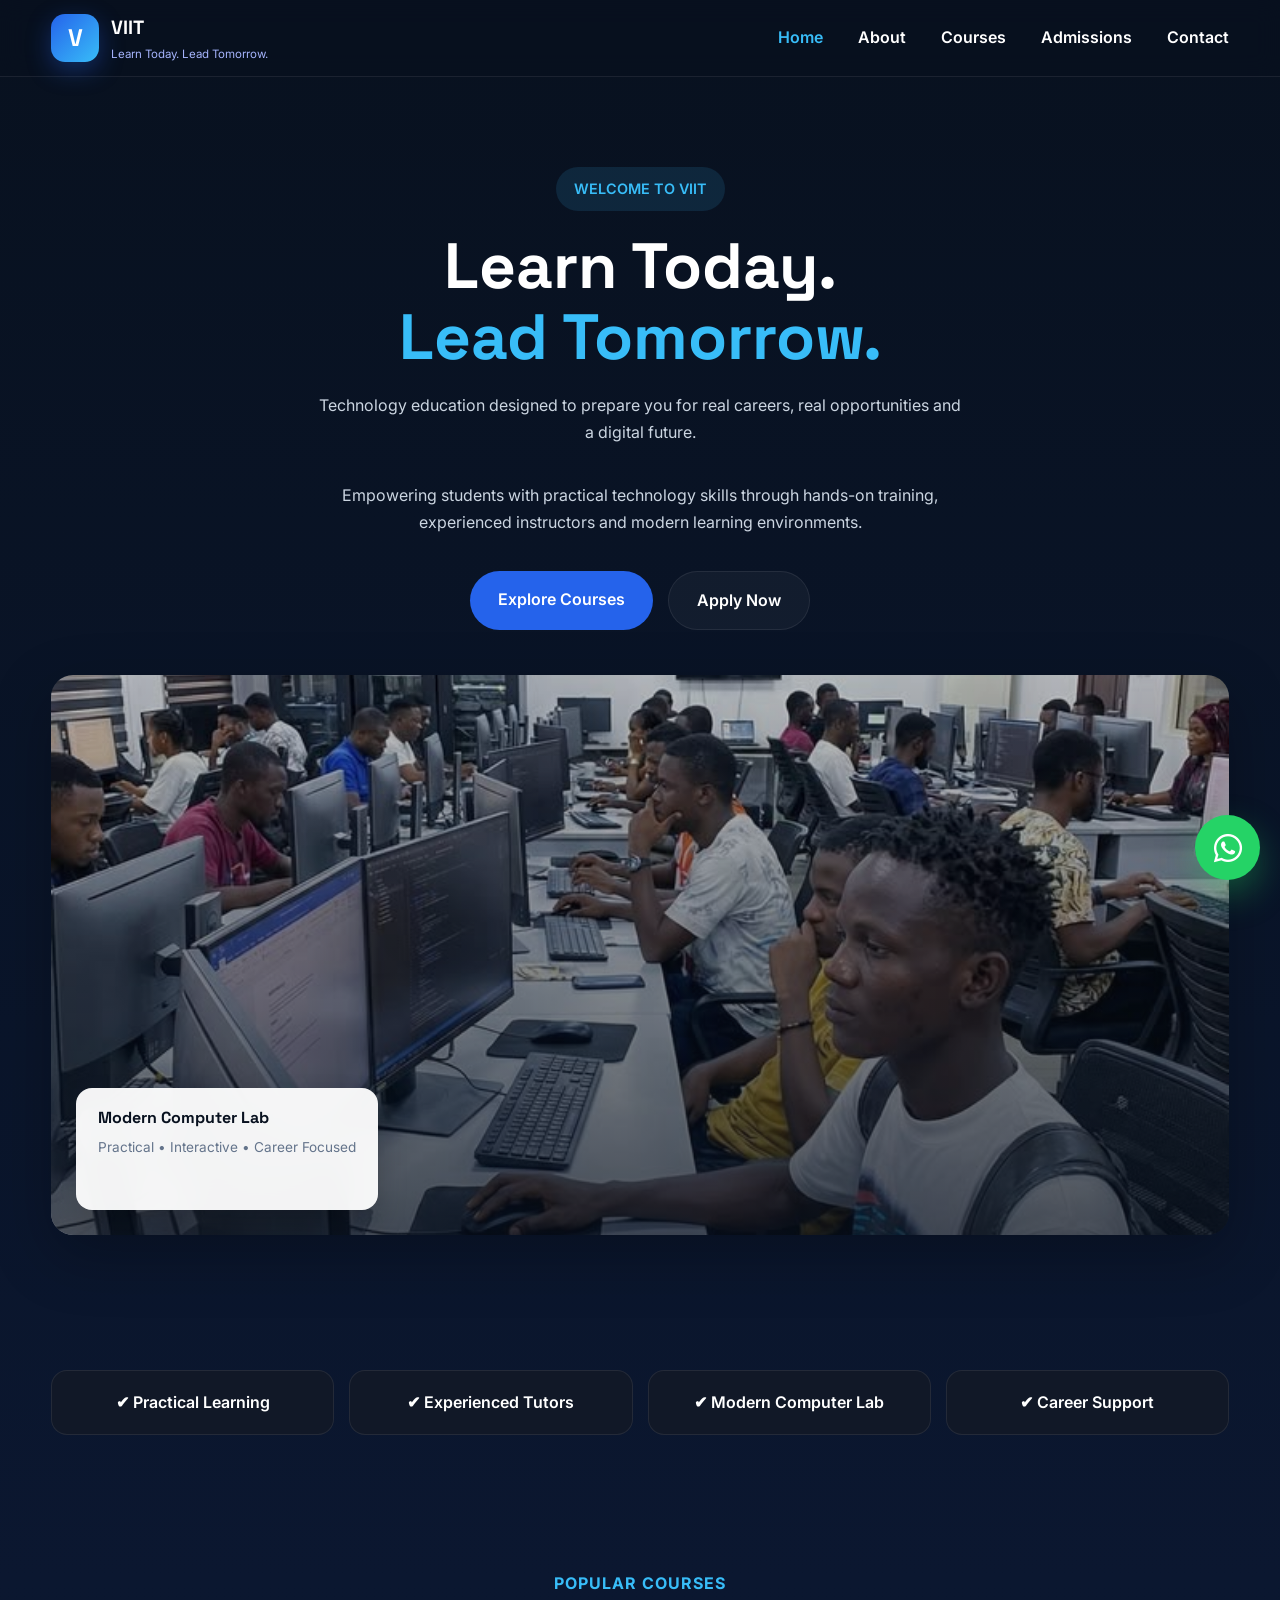
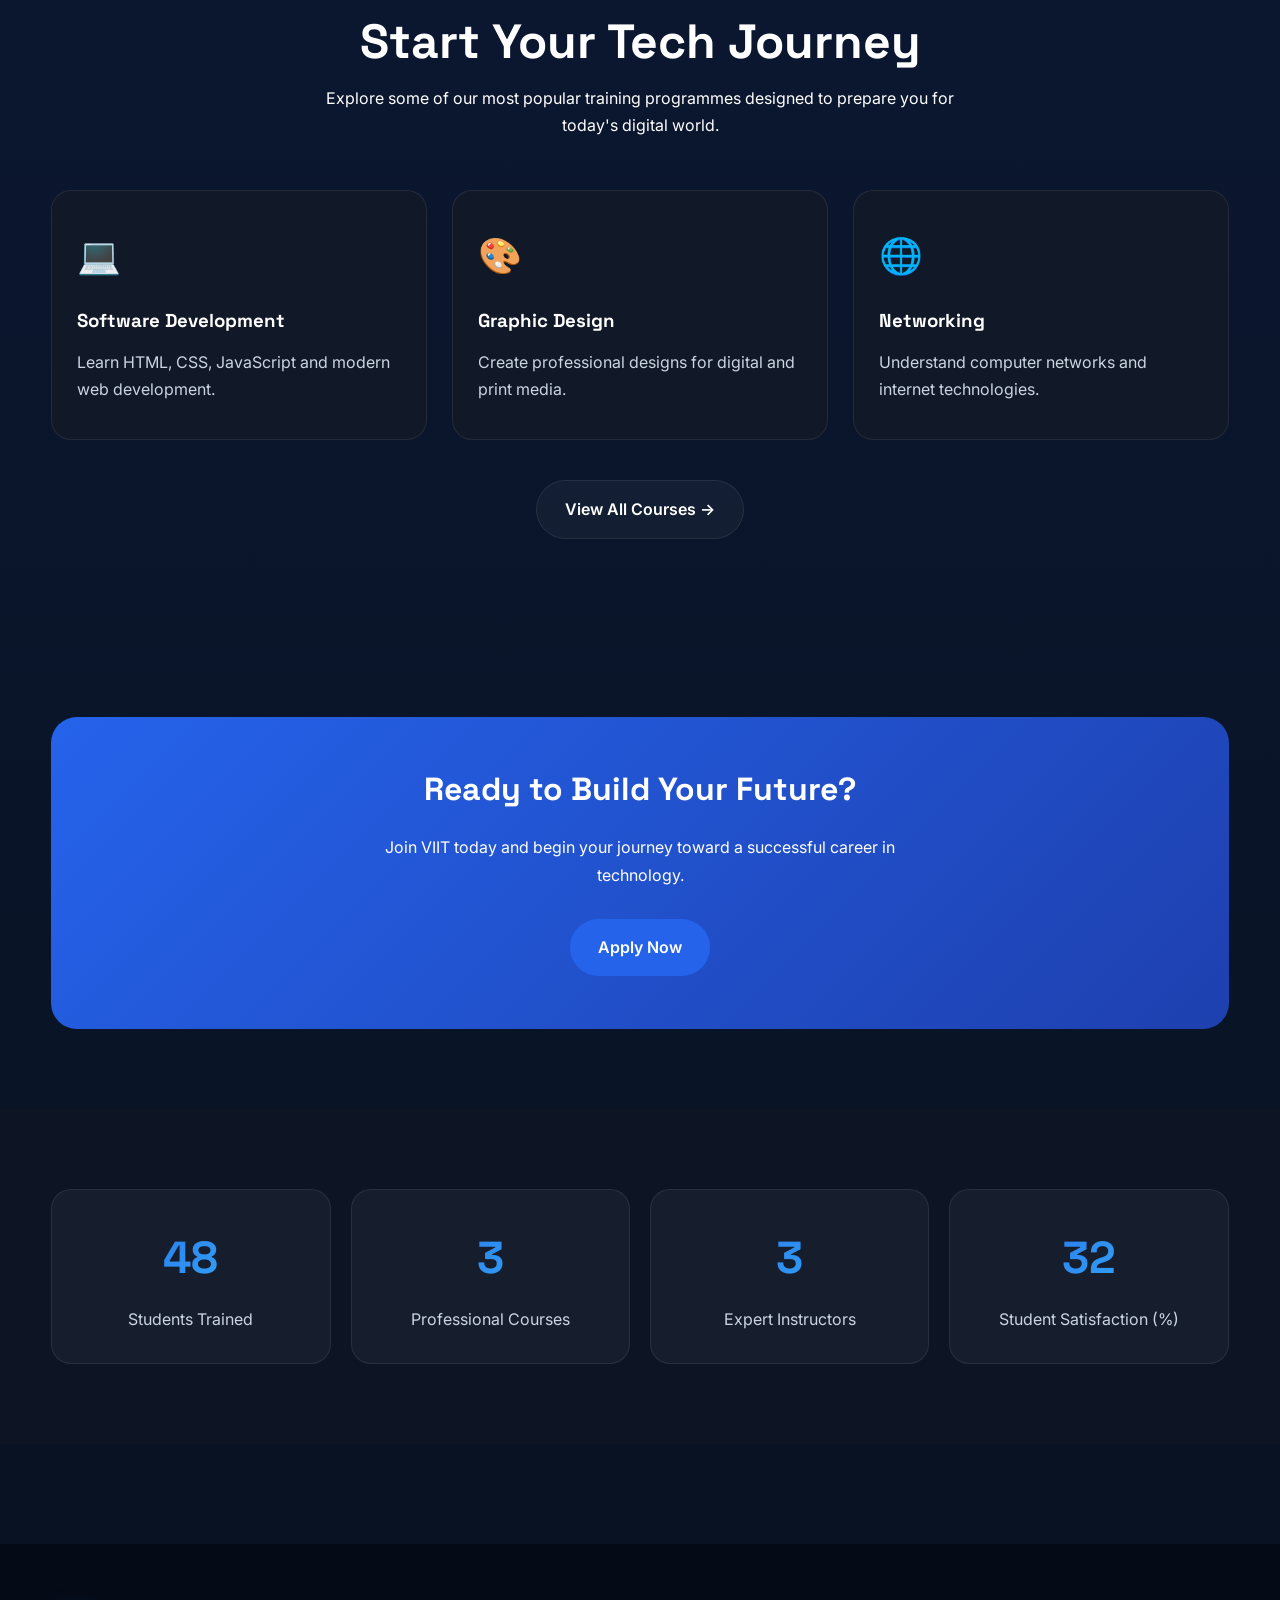
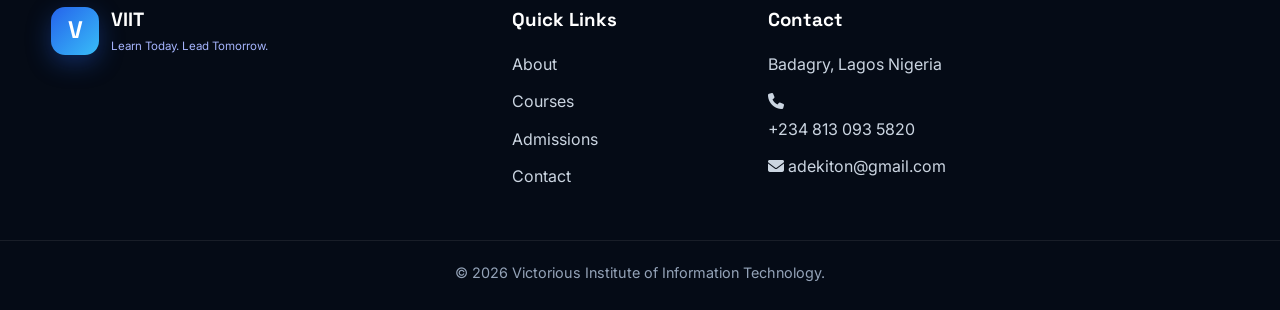
<file: index.html>
<!DOCTYPE html>
<html lang="en">

<head>

    <meta charset="UTF-8">

    <meta name="viewport"
          content="width=device-width, initial-scale=1.0">

    <title>VIIT | Learn Today. Lead Tomorrow.</title>

    <meta name="description"
          content="Victorious Institute of Information Technology - Learn Today. Lead Tomorrow.">

    <!-- Google Fonts -->

    <link rel="preconnect"
          href="https://fonts.googleapis.com">

    <link rel="preconnect"
          href="https://fonts.gstatic.com"
          crossorigin>

    <link href="https://fonts.googleapis.com/css2?family=Inter:wght@400;500;600;700;800&family=Space+Grotesk:wght@600;700&display=swap"
          rel="stylesheet">

<link rel="stylesheet" href="https://cdnjs.cloudflare.com/ajax/libs/font-awesome/6.7.2/css/all.min.css">

    <link rel="stylesheet"
          href="css/style.css">

</head>

<body>

<!-- ==========================
HEADER
=========================== -->

<header>

    <div class="container navbar">

        <a href="index.html"
           class="logo">

            <div class="logo-icon">

                V

            </div>

            <div class="logo-text">

                <h2>VIIT</h2>

                <small>

                    Learn Today. Lead Tomorrow.

                </small>

            </div>

        </a>

        <nav>

            <ul class="nav-links">

                <li><a class="active"
                       href="index.html">Home</a></li>

                <li><a href="about.html">About</a></li>

                <li><a href="courses.html">Courses</a></li>

                <li><a href="admission.html">Admissions</a></li>

                <li><a href="contact.html">Contact</a></li>

            </ul>

        </nav>

        <button class="menu-btn">

            ☰

        </button>

    </div>

</header>

<!-- ==========================
HERO
=========================== -->

<section class="hero">
    
    

    <div class="container">

        <div class="hero-content">

            <span class="hero-badge">

                WELCOME TO VIIT

            </span>

           <h1>
    
    Learn Today.
    
    <br>
    
    <span>Lead Tomorrow.</span>
    
</h1>

<p class="hero-subtitle">
    
    Technology education designed to prepare you for real careers, real opportunities and a digital future.
    
</p>

            <p>

                Empowering students with practical technology skills through hands-on training, experienced instructors and modern learning environments.

            </p>

            <div class="hero-buttons">

                <a href="courses.html"
                   class="btn btn-primary">

                    Explore Courses

                </a>

                <a href="apply.html"
                   class="btn btn-secondary">

                    Apply Now

                </a>

            </div>

        </div>

        <!-- Hero Image -->

        <div class="hero-showcase">

            <img src="images/hero.jpg"
                 alt="Students learning computers">

           <div class="hero-image-info">
    
    <div>
        
        <h4>
            
            Modern Computer Lab
            
        </h4>
        
        <p>
            
            Practical • Interactive • Career Focused
            
        </p>
        
    </div>
    
</div>

        </div>

    </div>

</section>

<!-- ==========================
TRUST BAR
=========================== -->

<section class="trust-bar">
  

    <div class="container trust-grid">

        <div class="trust-item">

            ✔ Practical Learning

        </div>

        <div class="trust-item">

            ✔ Experienced Tutors

        </div>

        <div class="trust-item">

            ✔ Modern Computer Lab

        </div>

        <div class="trust-item">

            ✔ Career Support

        </div>

    </div>

</section>

<!-- ==========================
FEATURED COURSES
========================== -->

<section class="featured-courses">
    
    
    
    <div class="container">
        
        <div class="section-heading">
            
            <span>POPULAR COURSES</span>
            
            <h2>
                Start Your Tech Journey
            </h2>
            
            <p>
                Explore some of our most popular training programmes designed to prepare you for today's digital world.
            </p>
            
        </div>
        
        <div class="course-preview-grid">
            
            <div class="preview-card">
                
                <div class="preview-icon">💻</div>
                
                <h3>Software Development</h3>
                
                <p>
                    Learn HTML, CSS, JavaScript and modern web development.
                </p>
                
            </div>
            
            <div class="preview-card">
                
                <div class="preview-icon">🎨</div>
                
                <h3>Graphic Design</h3>
                
                <p>
                    Create professional designs for digital and print media.
                </p>
                
            </div>
            
            <div class="preview-card">
                
                <div class="preview-icon">🌐</div>
                
                <h3>Networking</h3>
                
                <p>
                    Understand computer networks and internet technologies.
                </p>
                
            </div>
            
        </div>
        
        <div class="view-all">
            
            <a href="courses.html" class="btn btn-secondary">
            
                View All Courses →
                
            </a>
            
        </div>
        
    </div>
    
</section>



<!-- ==========================
CTA
=========================== -->

<section class="cta">
    
   

    <div class="container">

        <div class="cta-card">

            <h2>

                Ready to Build Your Future?

            </h2>

            <p>

                Join VIIT today and begin your journey toward a successful career in technology.

            </p>

            <a href="apply.html"
               class="btn btn-primary">

                Apply Now

            </a>

        </div>

    </div>

</section>

<section class="stats reveal">
    
    <div class="container">
        
        <div class="stats-grid">
            
            <div class="stat-card">
                
                <h2 class="counter" data-target="150">0</h2>
                
                <p>Students Trained</p>
                
            </div>
            
            <div class="stat-card">
                
                <h2 class="counter" data-target="7">0</h2>
                
                <p>Professional Courses</p>
                
            </div>
            
            <div class="stat-card">
                
                <h2 class="counter" data-target="8">0</h2>
                
                <p>Expert Instructors</p>
                
            </div>
            
            <div class="stat-card">
                
                <h2 class="counter" data-target="100">0</h2>
                
                <p>Student Satisfaction (%)</p>
                
            </div>
            
        </div>
        
    </div>
    
</section>

<!-- ==========================
FOOTER
=========================== -->

<footer>
    
    <div class="container footer-grid">
        
        <div>
            
            <div class="logo">
                
                <div class="logo-icon">
                    
                    V
                    
                </div>
                
                <div class="logo-text">
                    
                    <h2>VIIT</h2>
                    
                    <small>
                    
                        Learn Today. Lead Tomorrow.
                        
                    </small>
                    
                </div>
                
            </div>
            
        </div>
        
        <div>
            
            <h3>
                
                Quick Links
                
            </h3>
            
            <a href="about.html">About</a>
            
            <a href="courses.html">Courses</a>
            
            <a href="admissions.html">Admissions</a>
            
            <a href="contact.html">Contact</a>
            
        </div>
        
        <div>
            
            <h3>
                
                Contact
                
            </h3>
            
            <p>Badagry, Lagos Nigeria</p>
            
           <p>
    
    <i class="fa-solid fa-phone"></i>
    
    <a href="tel:+2348130935820">
    
        +234 813 093 5820
        
    </a>
    
</p>
            
<p>
    
    <i class="fa-solid fa-envelope"></i>
    adekiton@gmail.com
    
</p>
            
        </div>
        
    </div>
    
    <div class="copyright">
        
        © 2026 Victorious Institute of Information Technology.
        
    </div>
    
</footer>

<!-- ==========================================
WHATSAPP FLOATING BUTTON
========================================== -->

<a href="https://wa.me/2348000000000"
   class="whatsapp-float"
   target="_blank"
   aria-label="Chat with us on WhatsApp">

    <i class="fa-brands fa-whatsapp"></i>

</a>

<script src="js/script.js"></script>



</body>

</html>
</file>
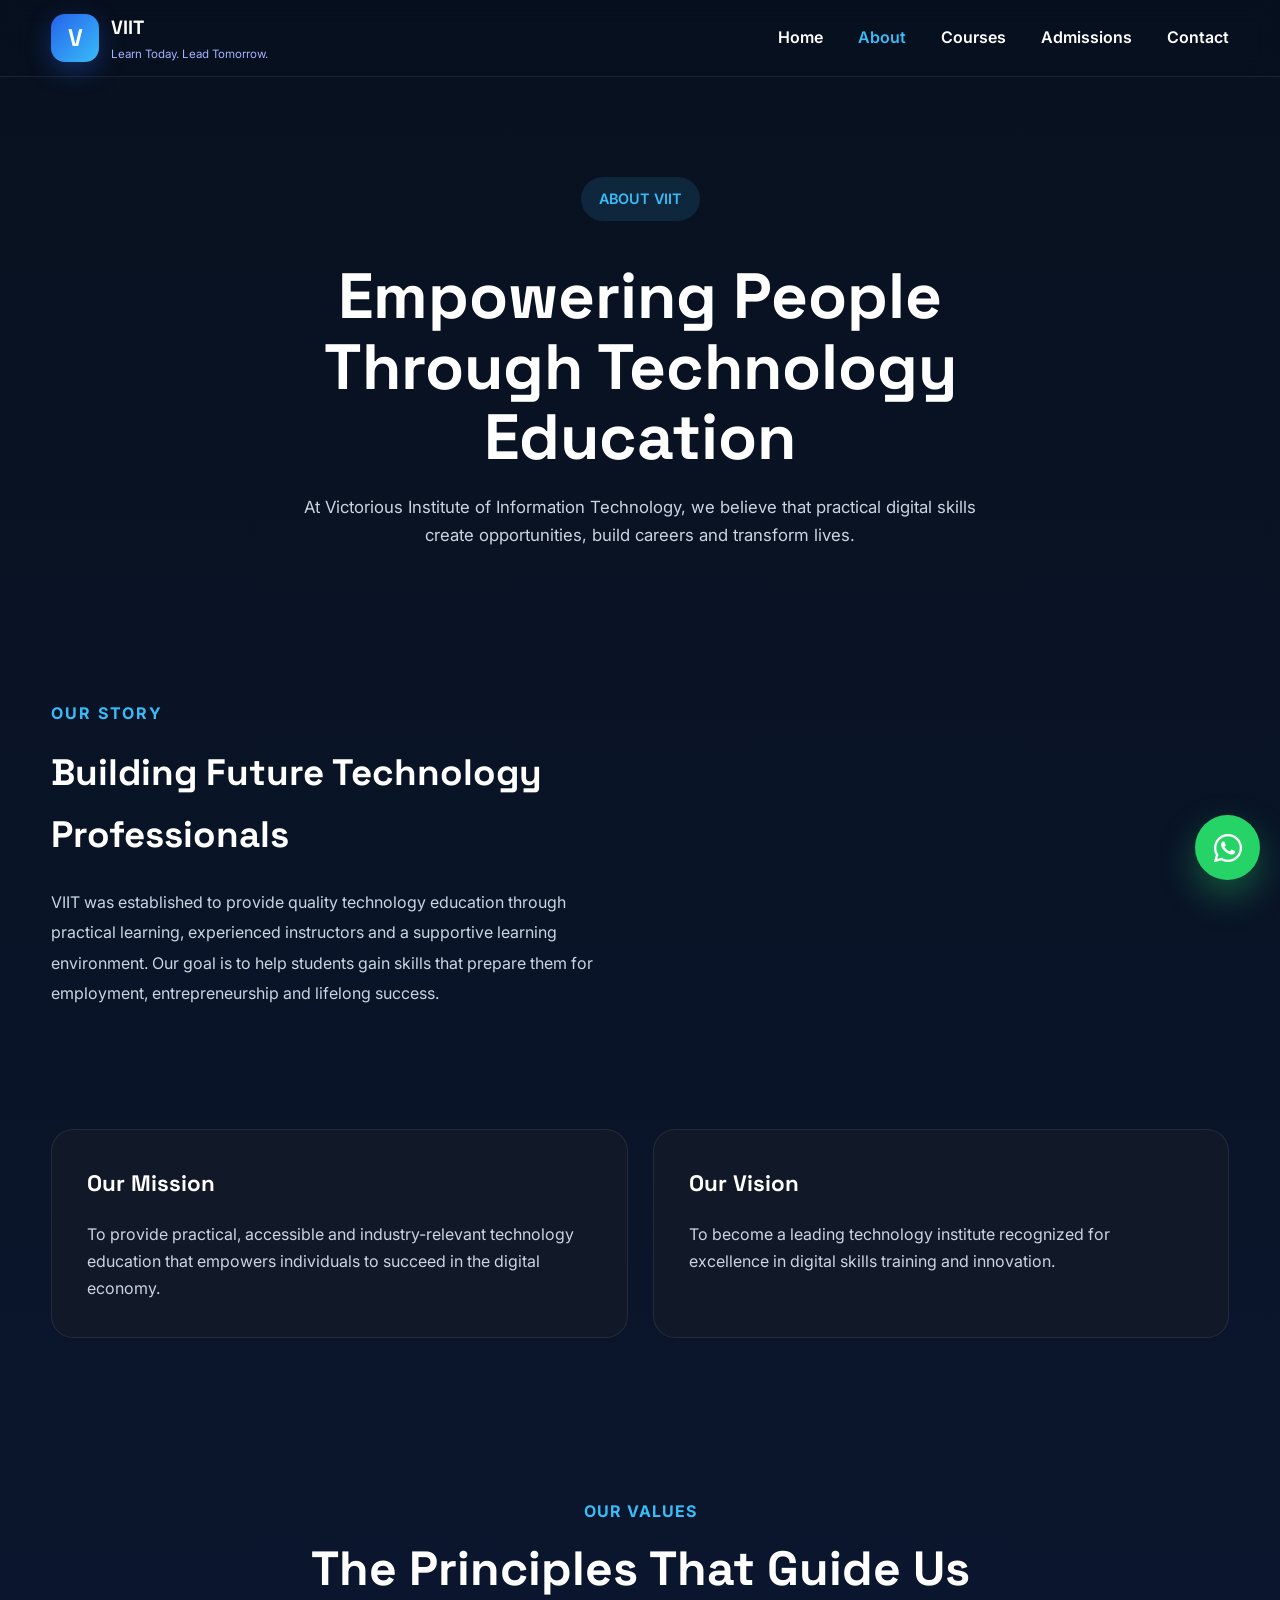
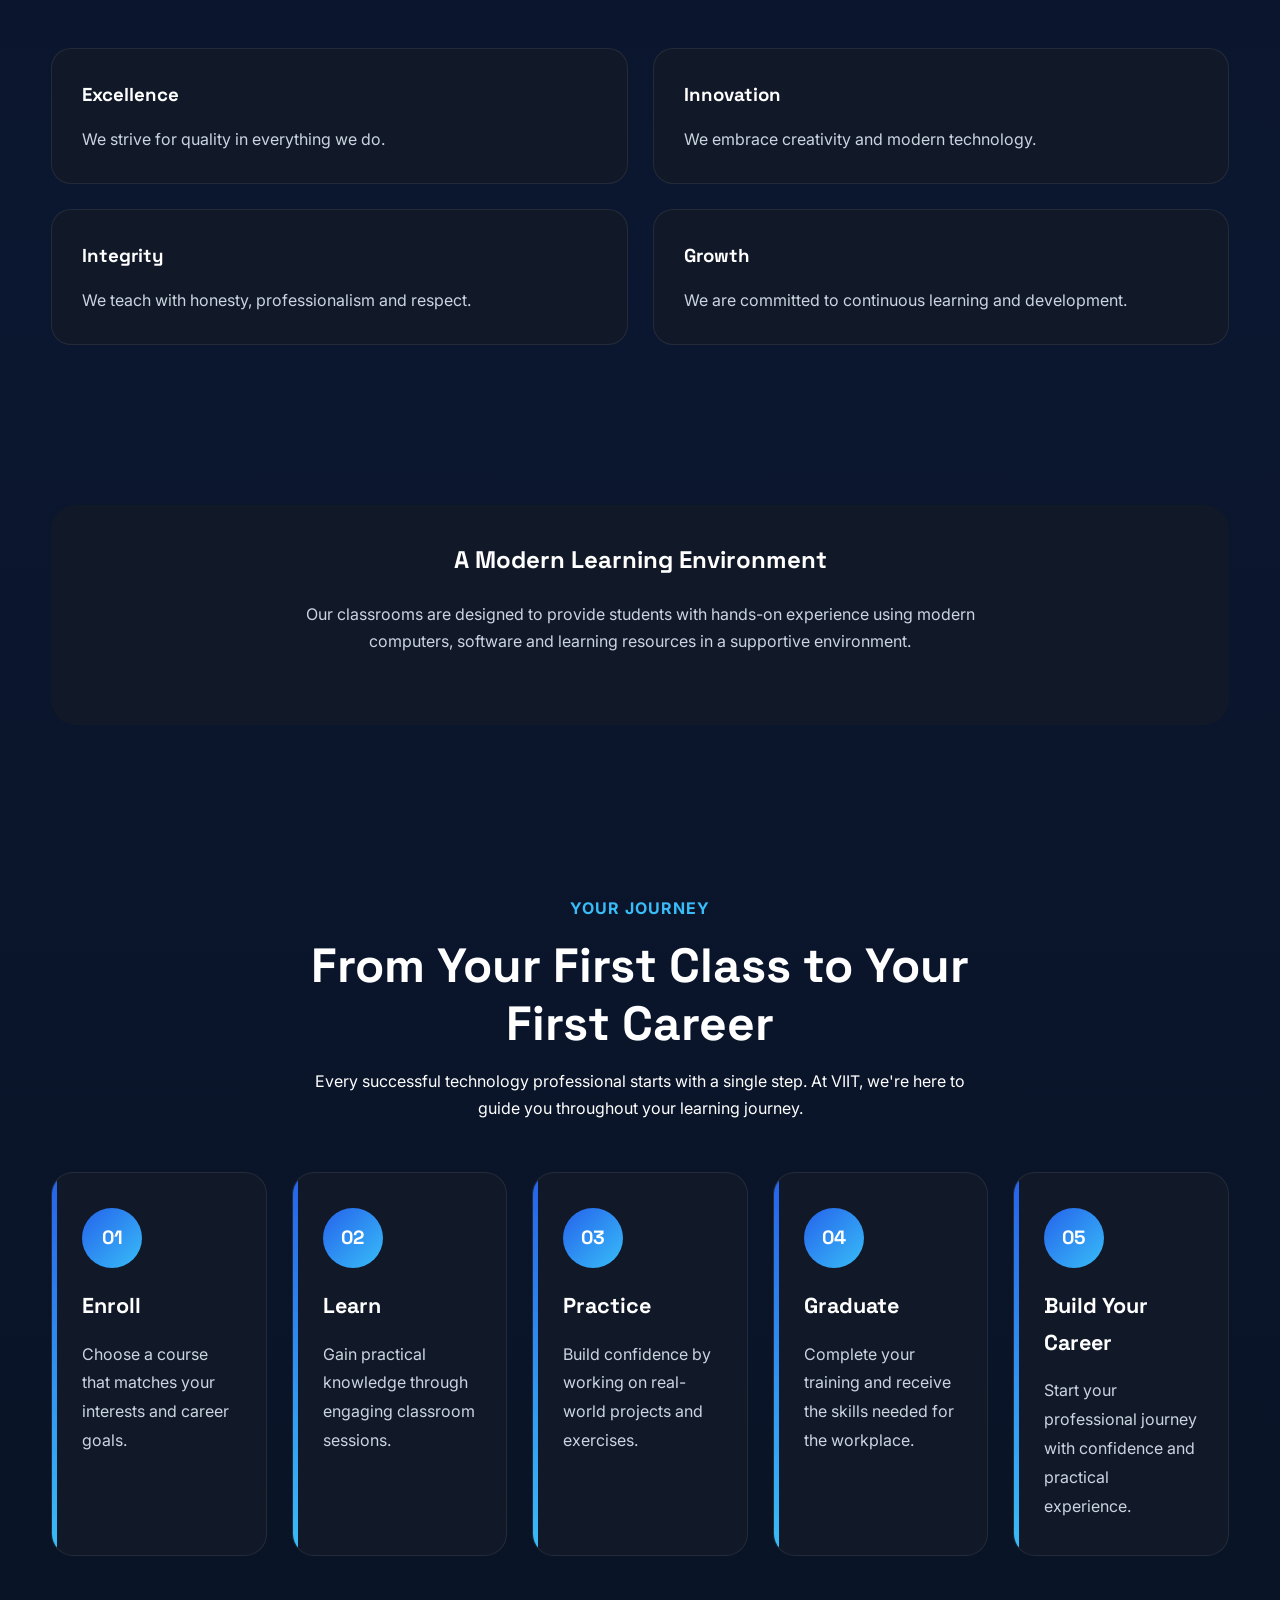
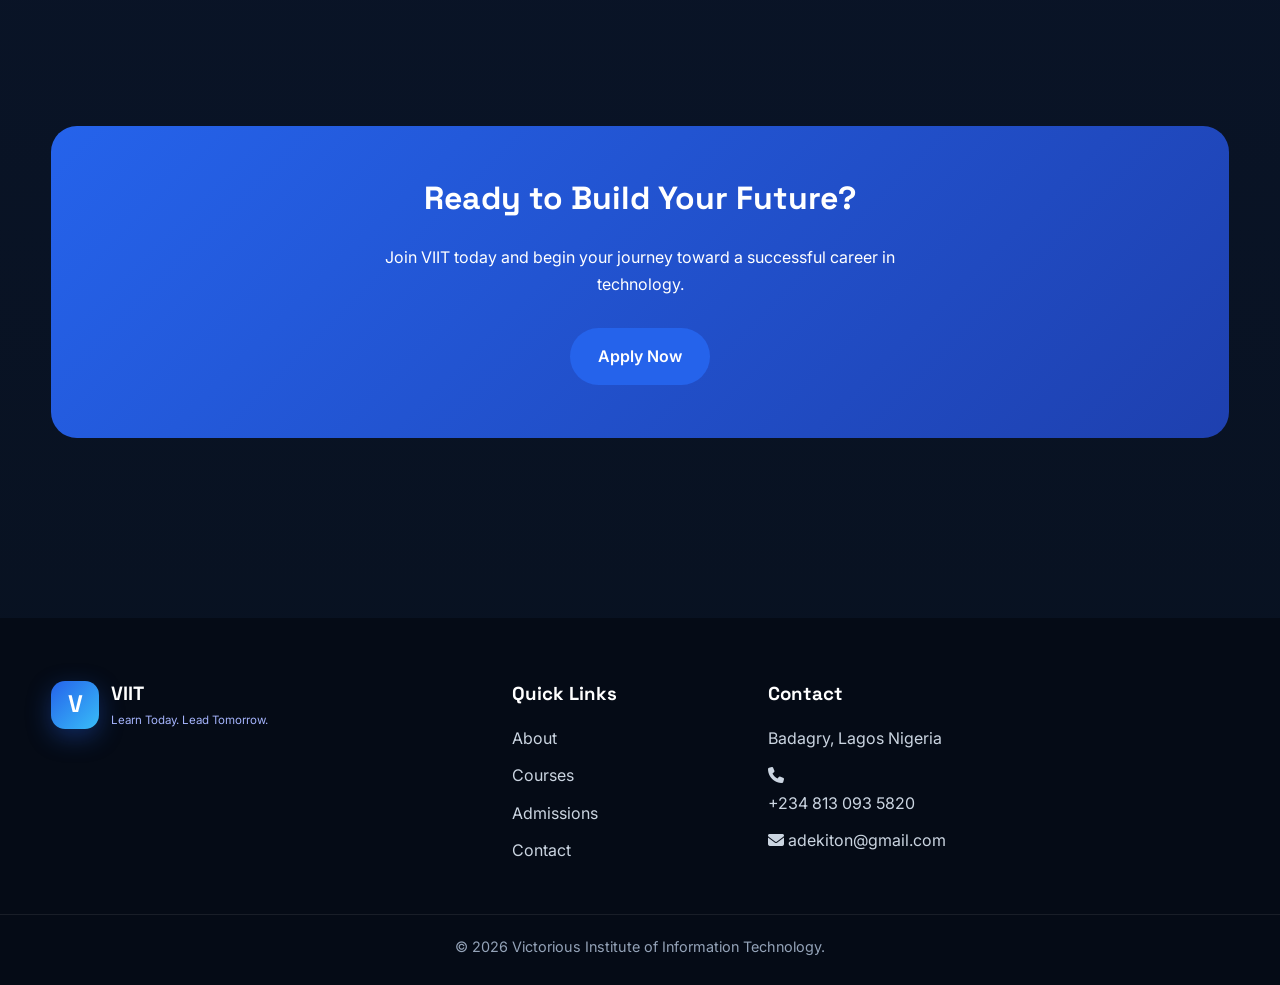
<file: about.html>
<!DOCTYPE html>
<html lang="en">

<head>

<meta charset="UTF-8">

<meta name="viewport"
content="width=device-width, initial-scale=1.0">

<title>About VIIT</title>

<link rel="preconnect" href="https://fonts.googleapis.com">

<link rel="preconnect"
href="https://fonts.gstatic.com"
crossorigin>

<link href="https://fonts.googleapis.com/css2?family=Inter:wght@400;500;600;700;800&family=Space+Grotesk:wght@600;700&display=swap"
rel="stylesheet">


<link rel="stylesheet" href="https://cdnjs.cloudflare.com/ajax/libs/font-awesome/6.7.2/css/all.min.css">
<link rel="stylesheet"
href="css/style.css">

</head>

<body>
  
  
<!-- ==========================
HEADER
=========================== -->

<header>

    <div class="container navbar">

        <a href="index.html"
           class="logo">

            <div class="logo-icon">

                V

            </div>

            <div class="logo-text">

                <h2>VIIT</h2>

                <small>

                    Learn Today. Lead Tomorrow.

                </small>

            </div>

        </a>

        <nav>

           <ul class="nav-links">
    
    <li><a href="index.html">Home</a></li>
    
    <li><a class="active" href="about.html">About</a></li>
    
    <li><a href="courses.html">Courses</a></li>
    
    <li><a href="admissions.html">Admissions</a></li>
    
    <li><a href="contact.html">Contact</a></li>
    
</ul>

        </nav>

        <button class="menu-btn">

            ☰

        </button>

    </div>

</header>

<section class="page-hero">
  
  <div class="container">
    
    <span class="hero-badge">
    
      ABOUT VIIT
      
    </span>
    
    <h1>
      
      Empowering People Through Technology Education
      
    </h1>
    
    <p>
      
      At Victorious Institute of Information Technology, we believe that practical digital skills create opportunities, build careers and transform lives.
      
    </p>
    
  </div>
  
</section>

<section class="about-story">

<div class="container story-grid">



<div>

<span class="section-heading-small">

OUR STORY

</span>

<h2>

Building Future Technology Professionals

</h2>

<p>

VIIT was established to provide quality technology education through practical learning, experienced instructors and a supportive learning environment.

Our goal is to help students gain skills that prepare them for employment, entrepreneurship and lifelong success.

</p>

</div>

</div>

</section>

<section class="mission">
    
    <div class="container mission-grid">
        
        <div class="mission-card">
            
            <h3>
                
                Our Mission
                
            </h3>
            
            <p>
                
                To provide practical, accessible and industry-relevant technology education that empowers individuals to succeed in the digital economy.
                
            </p>
            
        </div>
        
        <div class="mission-card">
            
            <h3>
                
                Our Vision
                
            </h3>
            
            <p>
                
                To become a leading technology institute recognized for excellence in digital skills training and innovation.
                
            </p>
            
        </div>
        
    </div>
    
</section>

<section class="values">
    
    <div class="container">
        
        <div class="section-heading">
            
            <span>
            
                OUR VALUES
                
            </span>
            
            <h2>
                
                The Principles That Guide Us
                
            </h2>
            
        </div>
        
        <div class="values-grid">
            
            <div class="value-card">
                
                <h3>
                    
                    Excellence
                    
                </h3>
                
                <p>
                    
                    We strive for quality in everything we do.
                    
                </p>
                
            </div>
            
            <div class="value-card">
                
                <h3>
                    
                    Innovation
                    
                </h3>
                
                <p>
                    
                    We embrace creativity and modern technology.
                    
                </p>
                
            </div>
            
            <div class="value-card">
                
                <h3>
                    
                    Integrity
                    
                </h3>
                
                <p>
                    
                    We teach with honesty, professionalism and respect.
                    
                </p>
                
            </div>
            
            <div class="value-card">
                
                <h3>
                    
                    Growth
                    
                </h3>
                
                <p>
                    
                    We are committed to continuous learning and development.
                    
                </p>
                
            </div>
            
        </div>
        
    </div>
    
</section>

<section class="environment">

<div class="container">

<div class="environment-card">

<h2>

A Modern Learning Environment

</h2>

<p>

Our classrooms are designed to provide students with hands-on experience using modern computers, software and learning resources in a supportive environment.

</p>


</div>

</div>

</section>

<!-- ==========================================
STUDENT JOURNEY
========================================== -->

<section class="journey">
    
    <div class="container">
        
        <div class="section-heading">
            
            <span>YOUR JOURNEY</span>
            
            <h2>
                
                From Your First Class to Your First Career
                
            </h2>
            
            <p>
                
                Every successful technology professional starts with a single step. At VIIT, we're here to guide you throughout your learning journey.
                
            </p>
            
        </div>
        
        <div class="journey-grid">
            
            <div class="journey-card">
                
                <div class="journey-number">01</div>
                
                <h3>Enroll</h3>
                
                <p>
                    
                    Choose a course that matches your interests and career goals.
                    
                </p>
                
            </div>
            
            <div class="journey-card">
                
                <div class="journey-number">02</div>
                
                <h3>Learn</h3>
                
                <p>
                    
                    Gain practical knowledge through engaging classroom sessions.
                    
                </p>
                
            </div>
            
            <div class="journey-card">
                
                <div class="journey-number">03</div>
                
                <h3>Practice</h3>
                
                <p>
                    
                    Build confidence by working on real-world projects and exercises.
                    
                </p>
                
            </div>
            
            <div class="journey-card">
                
                <div class="journey-number">04</div>
                
                <h3>Graduate</h3>
                
                <p>
                    
                    Complete your training and receive the skills needed for the workplace.
                    
                </p>
                
            </div>
            
            <div class="journey-card">
                
                <div class="journey-number">05</div>
                
                <h3>Build Your Career</h3>
                
                <p>
                    
                    Start your professional journey with confidence and practical experience.
                    
                </p>
                
            </div>
            
        </div>
        
    </div>
    
</section>

<!-- ==========================
CTA
=========================== -->

<section class="cta">

    <div class="container">

        <div class="cta-card">

            <h2>

                Ready to Build Your Future?

            </h2>

            <p>

                Join VIIT today and begin your journey toward a successful career in technology.

            </p>

            <a href="admission.html"
               class="btn btn-primary">

                Apply Now

            </a>

        </div>

    </div>

</section>

<!-- ==========================
FOOTER
=========================== -->

<footer>
    
    <div class="container footer-grid">
        
        <div>
            
            <div class="logo">
                
                <div class="logo-icon">
                    
                    V
                    
                </div>
                
                <div class="logo-text">
                    
                    <h2>VIIT</h2>
                    
                    <small>
                    
                        Learn Today. Lead Tomorrow.
                        
                    </small>
                    
                </div>
                
            </div>
            
        </div>
        
        <div>
            
            <h3>
                
                Quick Links
                
            </h3>
            
            <a href="about.html">About</a>
            
            <a href="courses.html">Courses</a>
            
            <a href="admissions.html">Admissions</a>
            
            <a href="contact.html">Contact</a>
            
        </div>
        
        <div>
            
            <h3>
                
                Contact
                
            </h3>
            
            <p>Badagry, Lagos Nigeria</p>
            
           <p>
    
    <i class="fa-solid fa-phone"></i>
    
    <a href="tel:+2348130935820">
    
        +234 813 093 5820
        
    </a>
    
</p>
            
<p>
    
    <i class="fa-solid fa-envelope"></i>
    adekiton@gmail.com
    
</p>
            
        </div>
        
    </div>
    
    <div class="copyright">
        
        © 2026 Victorious Institute of Information Technology.
        
    </div>
    
</footer>

<!-- ==========================================
WHATSAPP FLOATING BUTTON
========================================== -->

<a href="https://wa.me/2348000000000"
   class="whatsapp-float"
   target="_blank"
   aria-label="Chat with us on WhatsApp">

    <i class="fa-brands fa-whatsapp"></i>

</a>

<script src="js/script.js"></script>



</body>

</html>
</file>
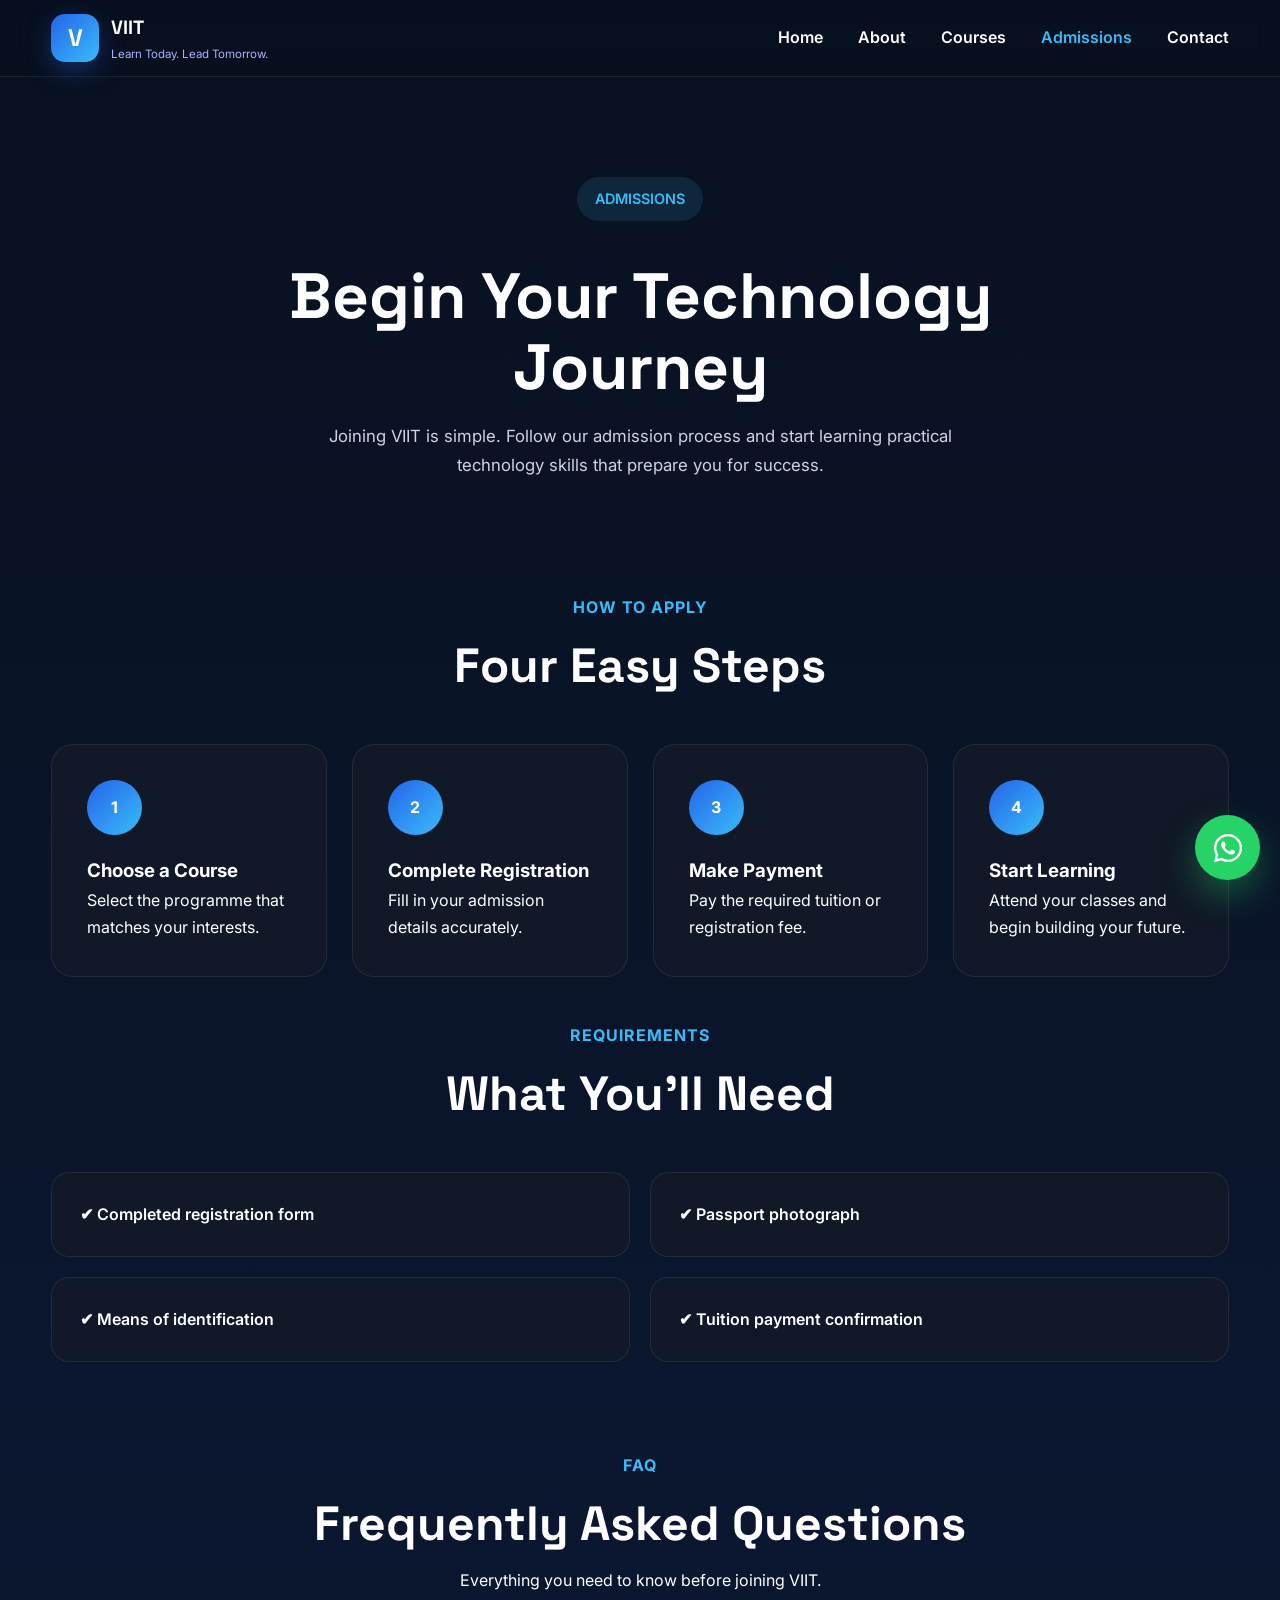
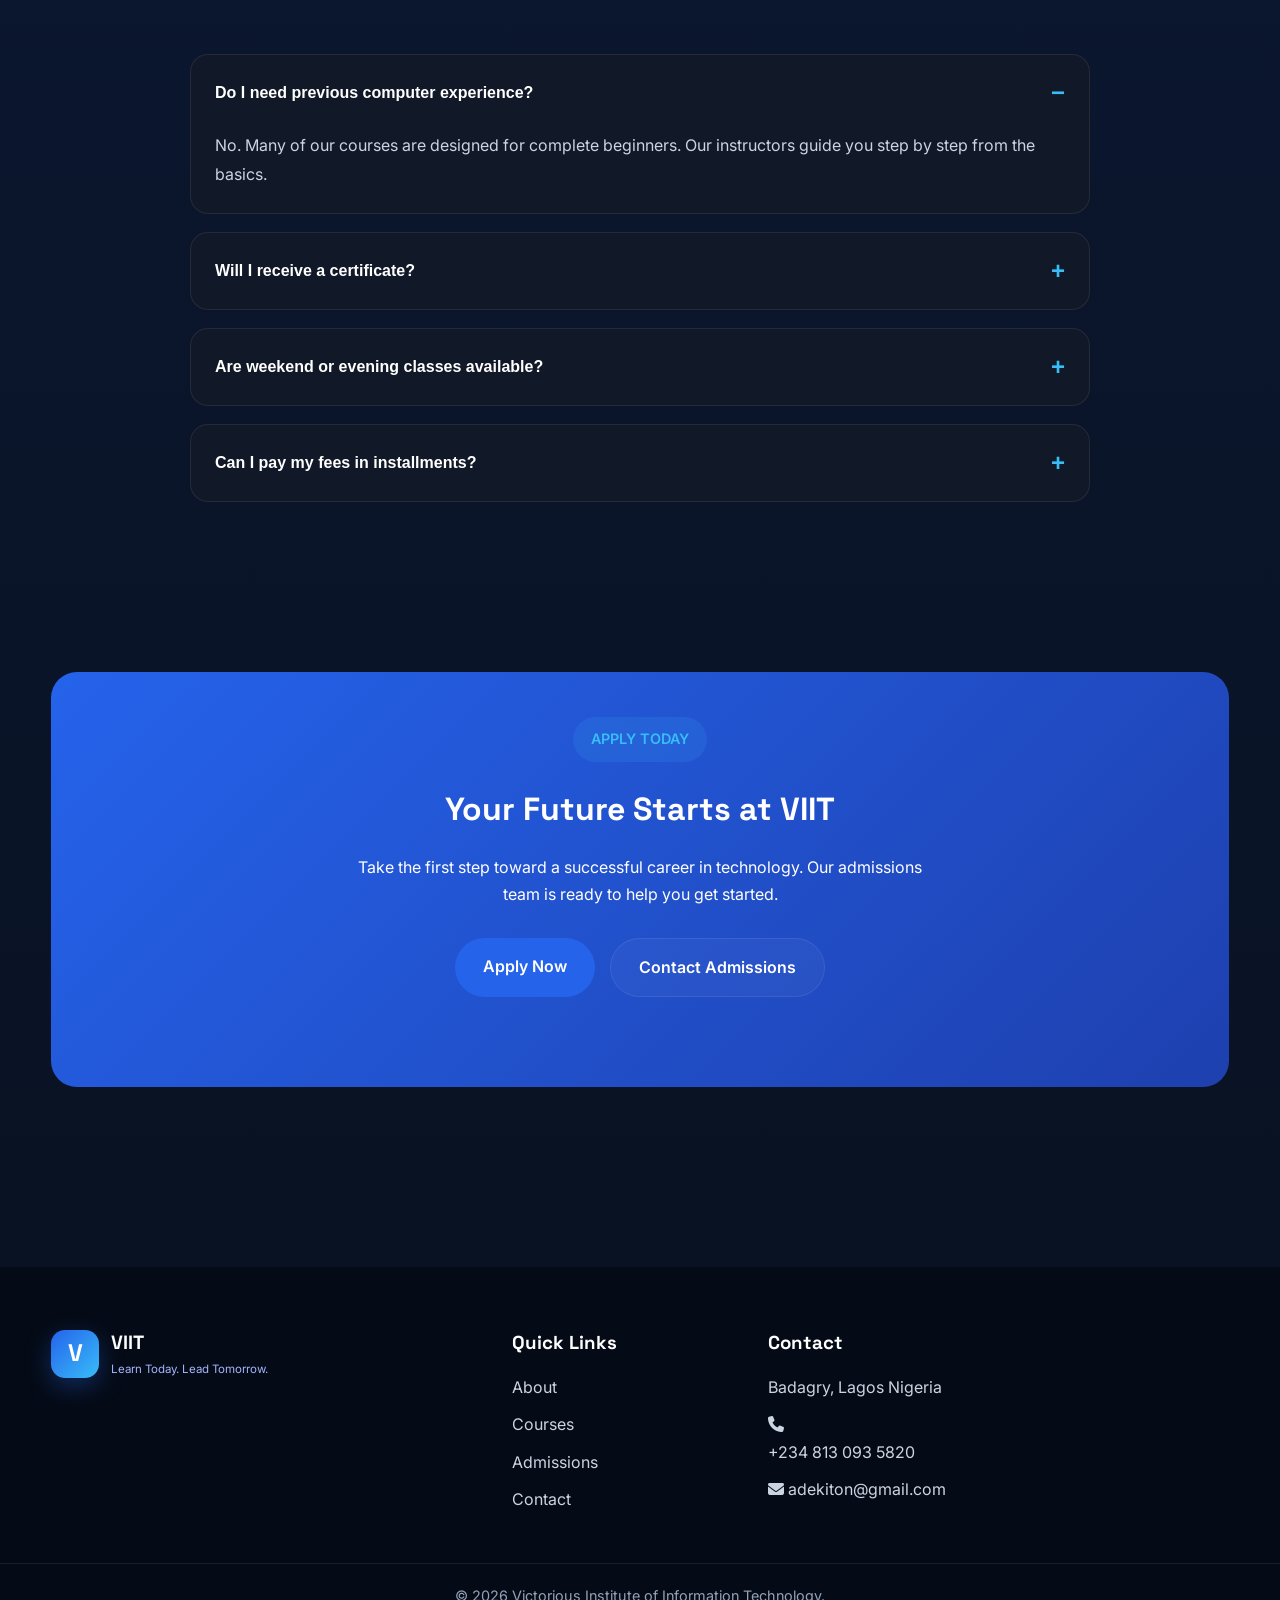
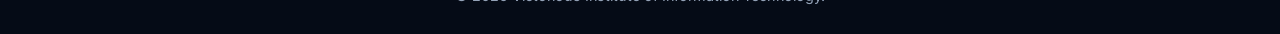
<file: admission.html>
<!DOCTYPE html>
<html lang="en">

<head>

<meta charset="UTF-8">

<meta name="viewport"
content="width=device-width, initial-scale=1.0">

<title>Admissions VIIT</title>

<link rel="preconnect" href="https://fonts.googleapis.com">

<link rel="preconnect"
href="https://fonts.gstatic.com"
crossorigin>

<link href="https://fonts.googleapis.com/css2?family=Inter:wght@400;500;600;700;800&family=Space+Grotesk:wght@600;700&display=swap"
rel="stylesheet">

<link rel="stylesheet" href="https://cdnjs.cloudflare.com/ajax/libs/font-awesome/6.7.2/css/all.min.css">

<link rel="stylesheet"
href="css/style.css">

</head>

<body>
  
  
<!-- ==========================
HEADER
=========================== -->

<header>

    <div class="container navbar">

        <a href="index.html"
           class="logo">

            <div class="logo-icon">

                V

            </div>

            <div class="logo-text">

                <h2>VIIT</h2>

                <small>

                    Learn Today. Lead Tomorrow.

                </small>

            </div>

        </a>

        <nav>

          <ul class="nav-links">
  
  <li><a href="index.html">Home</a></li>
  
  <li><a href="about.html">About</a></li>
  
  <li><a href="courses.html">Courses</a></li>
  
  <li><a class="active" href="admissions.html">Admissions</a></li>
  
  <li><a href="contact.html">Contact</a></li>
  
</ul>

        </nav>

        <button class="menu-btn">

            ☰

        </button>

    </div>

</header>

<!-- ==========================================
ADMISSIONS HERO
========================================== -->

<section class="page-hero">
  
  <div class="container">
    
    <span class="hero-badge">
    
      ADMISSIONS
      
    </span>
    
    <h1>
      
      Begin Your Technology Journey
      
    </h1>
    
    <p>
      
      Joining VIIT is simple. Follow our admission process and start learning practical technology skills that prepare you for success.
      
    </p>
    
  </div>
  
</section>

<!-- ==========================================
ADMISSION PROCESS
========================================== -->

<section class="admission-process">
  
  <div class="container">
    
    <div class="section-heading">
      
      <span>HOW TO APPLY</span>
      
      <h2>
        
        Four Easy Steps
        
      </h2>
      
    </div>
    
    <div class="process-grid">
      
      <div class="process-card">
        
        <div class="process-number">1</div>
        
        <h3>Choose a Course</h3>
        
        <p>Select the programme that matches your interests.</p>
        
      </div>
      
      <div class="process-card">
        
        <div class="process-number">2</div>
        
        <h3>Complete Registration</h3>
        
        <p>Fill in your admission details accurately.</p>
        
      </div>
      
      <div class="process-card">
        
        <div class="process-number">3</div>
        
        <h3>Make Payment</h3>
        
        <p>Pay the required tuition or registration fee.</p>
        
      </div>
      
      <div class="process-card">
        
        <div class="process-number">4</div>
        
        <h3>Start Learning</h3>
        
        <p>Attend your classes and begin building your future.</p>
        
      </div>
      
    </div>
    
  </div>
  
</section>

<section class="requirements">
  
  <div class="container">
    
    <div class="section-heading">
      
      <span>REQUIREMENTS</span>
      
      <h2>
        
        What You'll Need
        
      </h2>
      
    </div>
    
    <div class="requirements-grid">
      
      <div class="requirement-card">
        
        ✔ Completed registration form
        
      </div>
      
      <div class="requirement-card">
        
        ✔ Passport photograph
        
      </div>
      
      <div class="requirement-card">
        
        ✔ Means of identification 
        
      </div>
      
      <div class="requirement-card">
        
        ✔ Tuition payment confirmation
        
      </div>
      
    </div>
    
  </div>
  
</section>

<!-- ==========================================
FAQ
========================================== -->

<section class="faq">
  
  <div class="container">
    
    <div class="section-heading">
      
      <span>FAQ</span>
      
      <h2>
        
        Frequently Asked Questions
        
      </h2>
      
      <p>
        
        Everything you need to know before joining VIIT.
        
      </p>
      
    </div>
    
    <div class="faq-container">
      
      <div class="faq-item active">
        
        <button class="faq-question">
        
          <span>
          
            Do I need previous computer experience?
            
          </span>
          
          <span class="faq-icon">
          
            −
            
          </span>
          
        </button>
        
        <div class="faq-answer">
          
          <p>
            
            No. Many of our courses are designed for complete beginners. Our instructors guide you step by step from the basics.
            
          </p>
          
        </div>
        
      </div>
      
      <div class="faq-item">
        
        <button class="faq-question">
        
          <span>
          
            Will I receive a certificate?
            
          </span>
          
          <span class="faq-icon">
          
            +
            
          </span>
          
        </button>
        
        <div class="faq-answer">
          
          <p>
            
            Yes. Students who successfully complete their programme receive a VIIT Certificate of Completion.
            
          </p>
          
        </div>
        
      </div>
      
      <div class="faq-item">
        
        <button class="faq-question">
        
          <span>
          
            Are weekend or evening classes available?
            
          </span>
          
          <span class="faq-icon">
          
            +
            
          </span>
          
        </button>
        
        <div class="faq-answer">
          
          <p>
            
            Yes. Selected programmes offer flexible schedules for students and working professionals.
            
          </p>
          
        </div>
        
      </div>
      
      <div class="faq-item">
        
        <button class="faq-question">
        
          <span>
          
            Can I pay my fees in installments?
            
          </span>
          
          <span class="faq-icon">
          
            +
            
          </span>
          
        </button>
        
        <div class="faq-answer">
          
          <p>
            
            Depending on the programme, installment payment options may be available. Contact our admissions office for details.
            
          </p>
          
        </div>
        
      </div>
      
    </div>
    
  </div>
  
</section>

<!-- ==========================================
ADMISSION CTA
========================================== -->

<section class="cta">
  
  <div class="container">
    
    <div class="cta-card">
      
      <span class="hero-badge">
      
        APPLY TODAY
        
      </span>
      
      <h2>
        
        Your Future Starts at VIIT
        
      </h2>
      
      <p>
        
        Take the first step toward a successful career in technology. Our admissions team is ready to help you get started.
        
      </p>
      
      <div class="hero-buttons">
        
        <a href="apply.html" class="btn btn-primary">
        
          Apply Now
          
        </a>
        
        <a href="contact.html" class="btn btn-secondary">
        
          Contact Admissions
          
        </a>
        
      </div>
      
    </div>
    
  </div>
  
</section>

<!-- ==========================
FOOTER
=========================== -->

<footer>
    
    <div class="container footer-grid">
        
        <div>
            
            <div class="logo">
                
                <div class="logo-icon">
                    
                    V
                    
                </div>
                
                <div class="logo-text">
                    
                    <h2>VIIT</h2>
                    
                    <small>
                    
                        Learn Today. Lead Tomorrow.
                        
                    </small>
                    
                </div>
                
            </div>
            
        </div>
        
        <div>
            
            <h3>
                
                Quick Links
                
            </h3>
            
            <a href="about.html">About</a>
            
            <a href="courses.html">Courses</a>
            
            <a href="admissions.html">Admissions</a>
            
            <a href="contact.html">Contact</a>
            
        </div>
        
        <div>
            
            <h3>
                
                Contact
                
            </h3>
            
            <p>Badagry, Lagos Nigeria</p>
            
           <p>
    
    <i class="fa-solid fa-phone"></i>
    
    <a href="tel:+2348130935820">
    
        +234 813 093 5820
        
    </a>
    
</p>
            
<p>
    
    <i class="fa-solid fa-envelope"></i>
    adekiton@gmail.com
    
</p>
            
        </div>
        
    </div>
    
    <div class="copyright">
        
        © 2026 Victorious Institute of Information Technology.
        
    </div>
    
</footer>

<!-- ==========================================
WHATSAPP FLOATING BUTTON
========================================== -->

<a href="https://wa.me/2348000000000"
   class="whatsapp-float"
   target="_blank"
   aria-label="Chat with us on WhatsApp">

    <i class="fa-brands fa-whatsapp"></i>

</a>

<script src="js/script.js"></script>



</body>

</html>
</file>
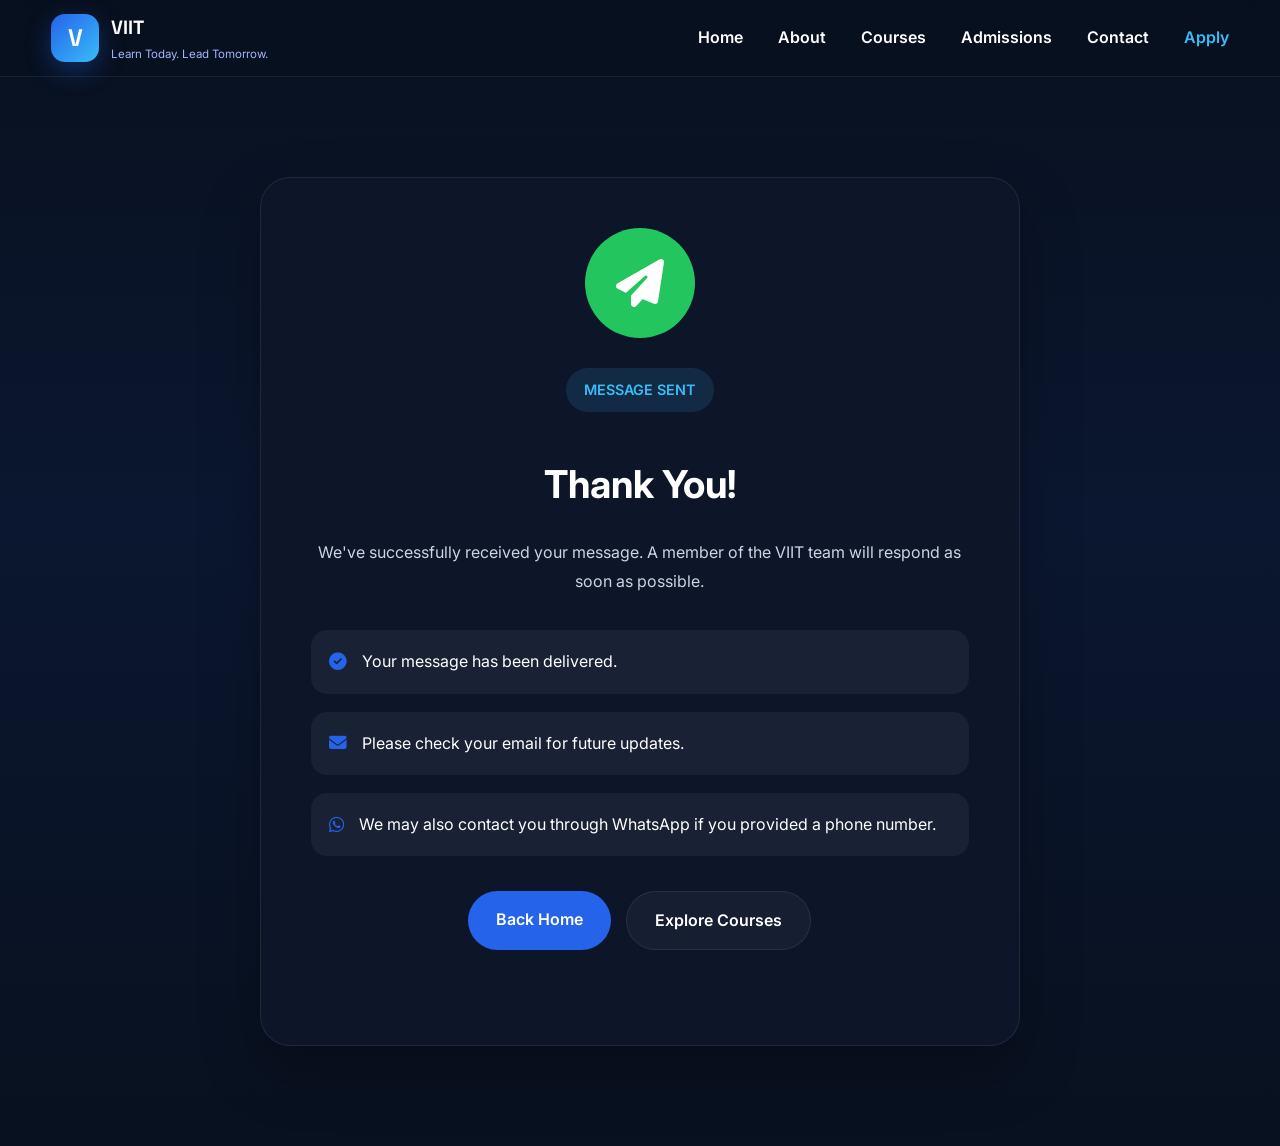
<file: contact-success.html>
<!DOCTYPE html>
<html lang="en">

<head>

<meta charset="UTF-8">

<meta name="viewport"
content="width=device-width, initial-scale=1.0">

<title>Application Submitted | VIIT</title>

<link rel="preconnect" href="https://fonts.googleapis.com">

<link rel="preconnect"
href="https://fonts.gstatic.com"
crossorigin>

<link href="https://fonts.googleapis.com/css2?family=Inter:wght@400;500;600;700;800&family=Space+Grotesk:wght@600;700&display=swap"
rel="stylesheet">


<link rel="stylesheet" href="https://cdnjs.cloudflare.com/ajax/libs/font-awesome/6.7.2/css/all.min.css">
<link rel="stylesheet"
href="css/style.css">

</head>

<body>
  
<!-- ==========================
HEADER
=========================== -->

<header>

    <div class="container navbar">

        <a href="index.html"
           class="logo">

            <div class="logo-icon">

                V

            </div>

            <div class="logo-text">

                <h2>VIIT</h2>

                <small>

                    Learn Today. Lead Tomorrow.

                </small>

            </div>

        </a>

        <nav>
            
          <ul class="nav-links">
    
    <li><a href="index.html">Home</a></li>
    
    <li><a href="about.html">About</a></li>
    
    <li><a href="courses.html">Courses</a></li>
    
    <li><a href="admissions.html">Admissions</a></li>
    
    <li><a href="contact.html">Contact</a></li>
    
    <li><a class="active" href="apply.html">Apply</a></li>
    
</ul>



        </nav>

        <button class="menu-btn">

            ☰

        </button>

    </div>

</header>

<!-- ==========================================
CONTACT SUCCESS
========================================== -->

<section class="success-page">

    <div class="container">

        <div class="success-card">

            <div class="success-icon">

                <i class="fa-solid fa-paper-plane"></i>

            </div>

            <span class="hero-badge">

                MESSAGE SENT

            </span>

            <h1>

                Thank You!

            </h1>

            <p>

                We've successfully received your message.

                A member of the VIIT team will respond as soon as possible.

            </p>

            <div class="success-list">

                <div>

                    <i class="fa-solid fa-circle-check"></i>

                    Your message has been delivered.

                </div>

                <div>

                    <i class="fa-solid fa-envelope"></i>

                    Please check your email for future updates.

                </div>

                <div>

                    <i class="fa-brands fa-whatsapp"></i>

                    We may also contact you through WhatsApp if you provided a phone number.

                </div>

            </div>

            <div class="hero-buttons">

                <a href="index.html"

                   class="btn btn-primary">

                    Back Home

                </a>

                <a href="courses.html"

                   class="btn btn-secondary">

                    Explore Courses

                </a>

            </div>

        </div>

    </div>

</section>
</file>
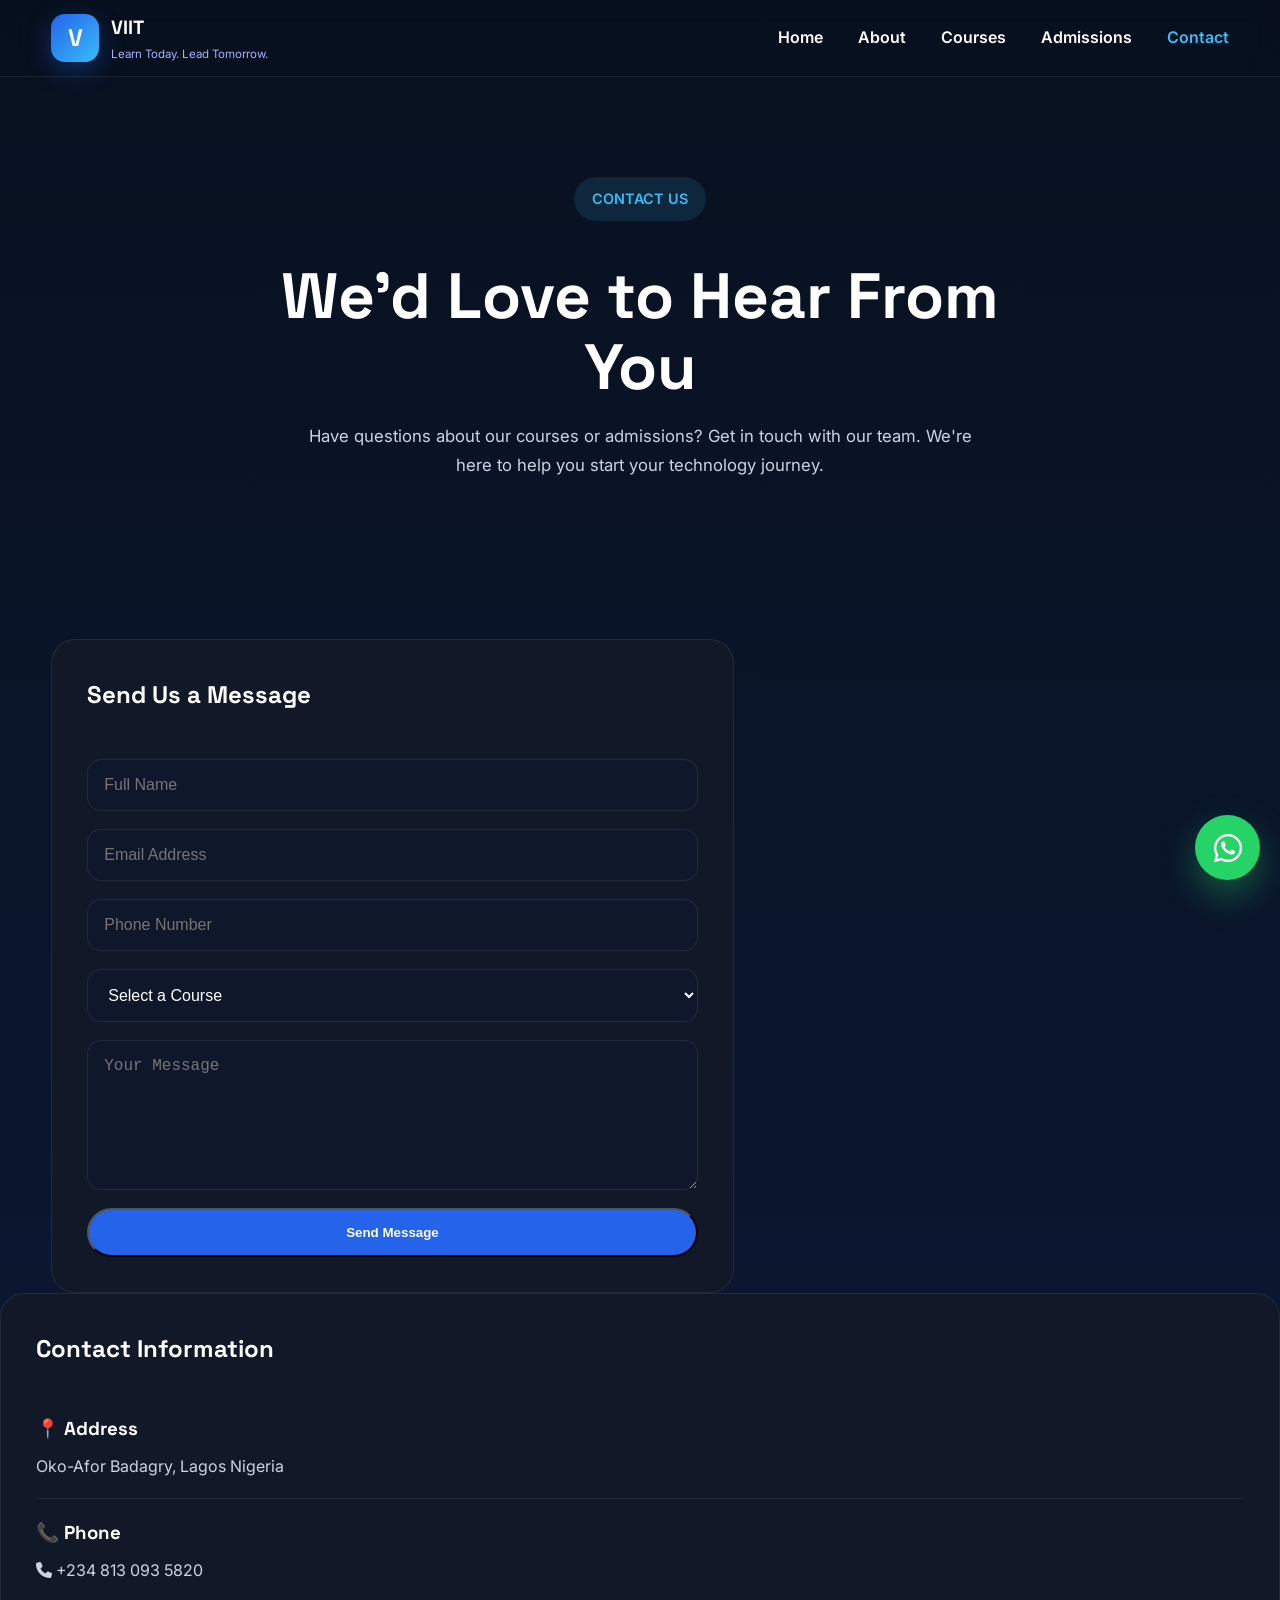
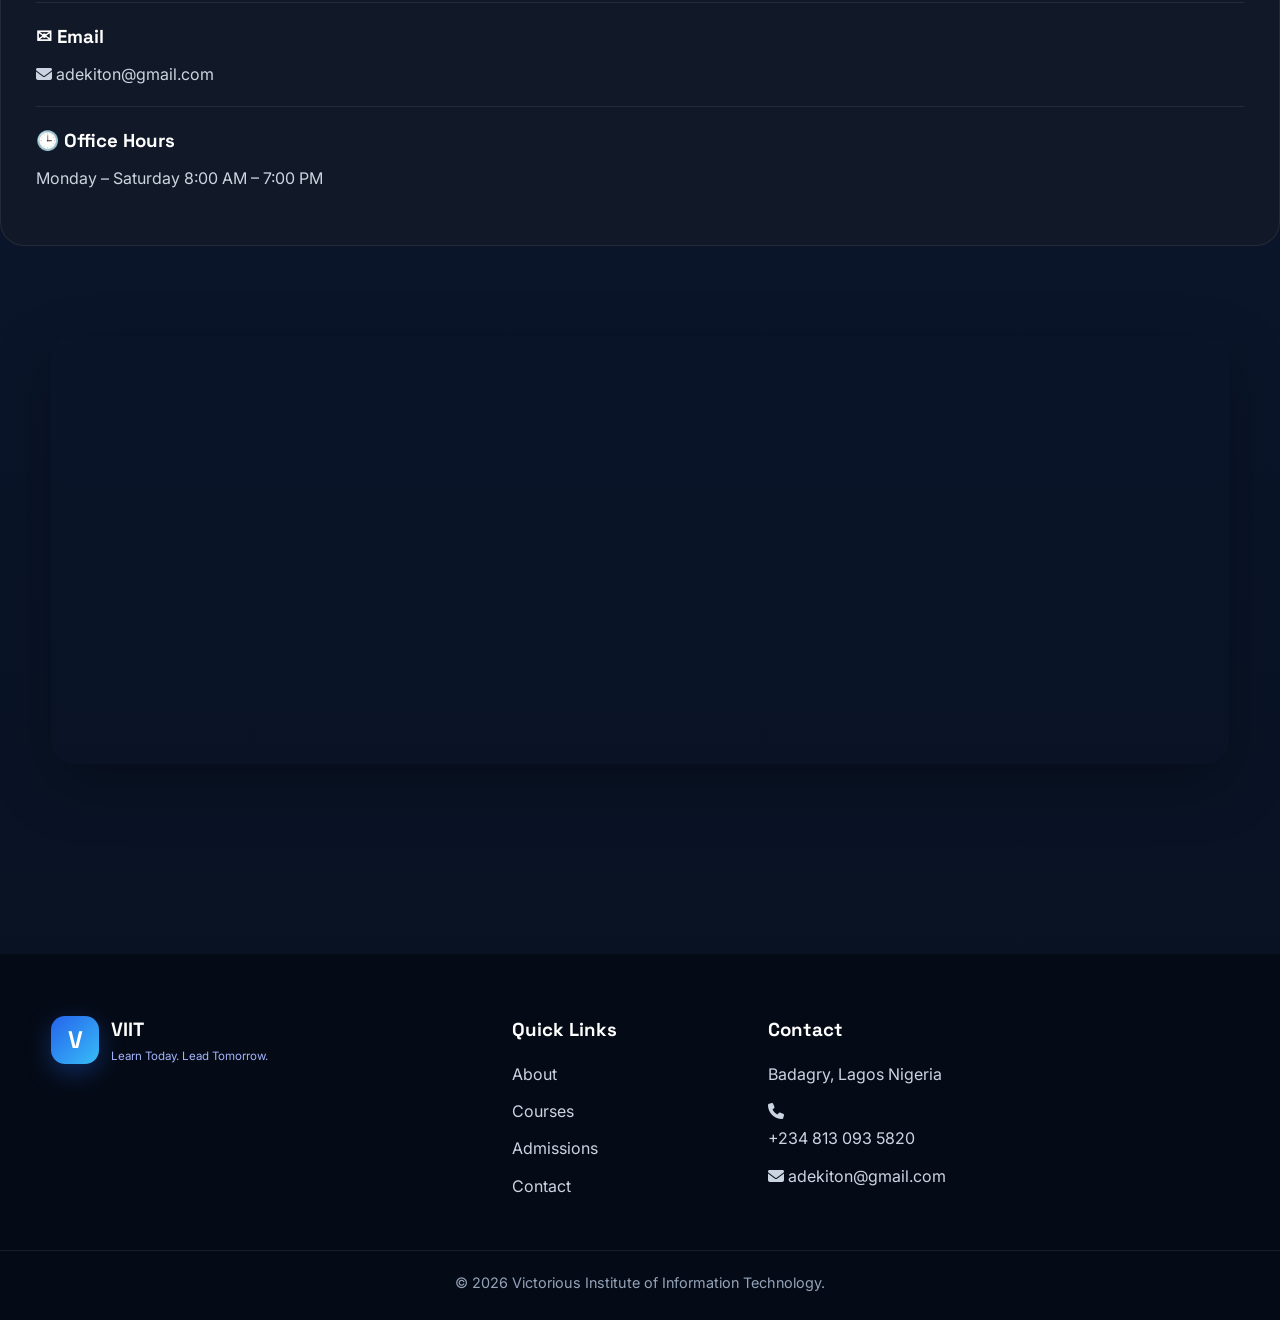
<file: contact.html>
<!DOCTYPE html>
<html lang="en">

<head>

<meta charset="UTF-8">

<meta name="viewport"
content="width=device-width, initial-scale=1.0">

<title>Contact VIIT</title>

<link rel="preconnect" href="https://fonts.googleapis.com">

<link rel="preconnect"
href="https://fonts.gstatic.com"
crossorigin>

<link href="https://fonts.googleapis.com/css2?family=Inter:wght@400;500;600;700;800&family=Space+Grotesk:wght@600;700&display=swap"
rel="stylesheet">

<link rel="stylesheet" href="https://cdnjs.cloudflare.com/ajax/libs/font-awesome/6.7.2/css/all.min.css">

<link rel="stylesheet"
href="css/style.css">

</head>

<body>
  
  
<!-- ==========================
HEADER
=========================== -->

<header>

    <div class="container navbar">

        <a href="index.html"
           class="logo">

            <div class="logo-icon">

                V

            </div>

            <div class="logo-text">

                <h2>VIIT</h2>

                <small>

                    Learn Today. Lead Tomorrow.

                </small>

            </div>

        </a>

        <nav>

         <ul class="nav-links">
  
  <li><a href="index.html">Home</a></li>
  
  <li><a href="about.html">About</a></li>
  
  <li><a href="courses.html">Courses</a></li>
  
  <li><a href="admission.html">Admissions</a></li>
  
  <li><a class="active" href="contact.html">Contact</a></li>
  
</ul>

        </nav>

        <button class="menu-btn">

            ☰

        </button>

    </div>

</header>

<!-- ==========================================
CONTACT HERO
========================================== -->

<section class="page-hero">
  
  <div class="container">
    
    <span class="hero-badge">
    
      CONTACT US
      
    </span>
    
    <h1>
      
      We'd Love to Hear From You
      
    </h1>
    
    <p>
      
      Have questions about our courses or admissions? Get in touch with our team. We're here to help you start your technology journey.
      
    </p>
    
  </div>
  
</section>

<!-- ==========================================
CONTACT
========================================== -->

<section class="contact-page">

<div class="container contact-grid">

<div class="contact-form">

<form action="https://formsubmit.co/adekiton@gmail.com" method="POST">

    <input type="hidden" name="_captcha" value="false">

    <input type="hidden" name="_subject" value="New Contact Form Message">

    <input type="hidden" name="_template" value="table">

    <!-- Redirect after successful submission -->
    <input type="hidden" name="_next" value="contact-success.html">

    <h2>Send Us a Message</h2>

    <input
        type="text"
        name="Full Name"
        placeholder="Full Name"
        required>

    <input
        type="email"
        name="Email"
        placeholder="Email Address"
        required>

    <input
        type="tel"
        name="Phone Number"
        placeholder="Phone Number">

    <select name="Interested Course" required>

        <option value="">Select a Course</option>

        <option>Web Development</option>

        <option>Graphic Design</option>

        <option>Networking</option>

        <option>Computer Appreciation</option>
        <option>Cyber Security</option>
        <option>Microsoft Office</option>
        

    </select>

    <textarea
        rows="6"
        name="Message"
        placeholder="Your Message"
        required></textarea>

    <button type="submit" class="btn btn-primary">

        Send Message

    </button>

</form>

</div>

</div>


</div>

<div class="contact-info">

<h2>

Contact Information

</h2>

<div class="info-card">

<h3>

📍 Address

</h3>

<p>

Oko-Afor Badagry, Lagos Nigeria

</p>

</div>

<div class="info-card">

<h3>

📞 Phone

</h3>

<p>
    
    <i class="fa-solid fa-phone"></i>
    
    <a href="tel:+2348130935820">
    
        +234 813 093 5820
        
    </a>
    
</p>

</div>

<div class="info-card">

<h3>

✉ Email

</h3>

<p>
    
    <i class="fa-solid fa-envelope"></i>
    
    adekiton@gmail.com
    
</p>

</div>

<div class="info-card">

<h3>

🕒 Office Hours

</h3>

<p>

Monday – Saturday

8:00 AM – 7:00 PM

</p>

</div>

</div>

</div>

</section>

<!-- ==========================================
MAP
========================================== -->

<section class="map">

<div class="container">

<div class="map-card">

<iframe

src="https://www.google.com/maps/embed?pb="

loading="lazy"

allowfullscreen>

</iframe>

</div>

</div>

</section>

<!-- ==========================
FOOTER
=========================== -->

<footer>
    
    <div class="container footer-grid">
        
        <div>
            
            <div class="logo">
                
                <div class="logo-icon">
                    
                    V
                    
                </div>
                
                <div class="logo-text">
                    
                    <h2>VIIT</h2>
                    
                    <small>
                    
                        Learn Today. Lead Tomorrow.
                        
                    </small>
                    
                </div>
                
            </div>
            
        </div>
        
        <div>
            
            <h3>
                
                Quick Links
                
            </h3>
            
            <a href="about.html">About</a>
            
            <a href="courses.html">Courses</a>
            
            <a href="admissions.html">Admissions</a>
            
            <a href="contact.html">Contact</a>
            
        </div>
        
        <div>
            
            <h3>
                
                Contact
                
            </h3>
            
            <p>Badagry, Lagos Nigeria</p>
            
           <p>
    
    <i class="fa-solid fa-phone"></i>
    
    <a href="tel:+2348130935820">
    
        +234 813 093 5820
        
    </a>
    
</p>
            
<p>
    
    <i class="fa-solid fa-envelope"></i>
    adekiton@gmail.com
    
</p>
            
        </div>
        
    </div>
    
    <div class="copyright">
        
        © 2026 Victorious Institute of Information Technology.
        
    </div>
    
</footer>

<!-- ==========================================
WHATSAPP FLOATING BUTTON
========================================== -->

<a href="https://wa.me/2348000000000"
   class="whatsapp-float"
   target="_blank"
   aria-label="Chat with us on WhatsApp">

    <i class="fa-brands fa-whatsapp"></i>

</a>

<script src="js/script.js"></script>



</body>

</html>
</file>
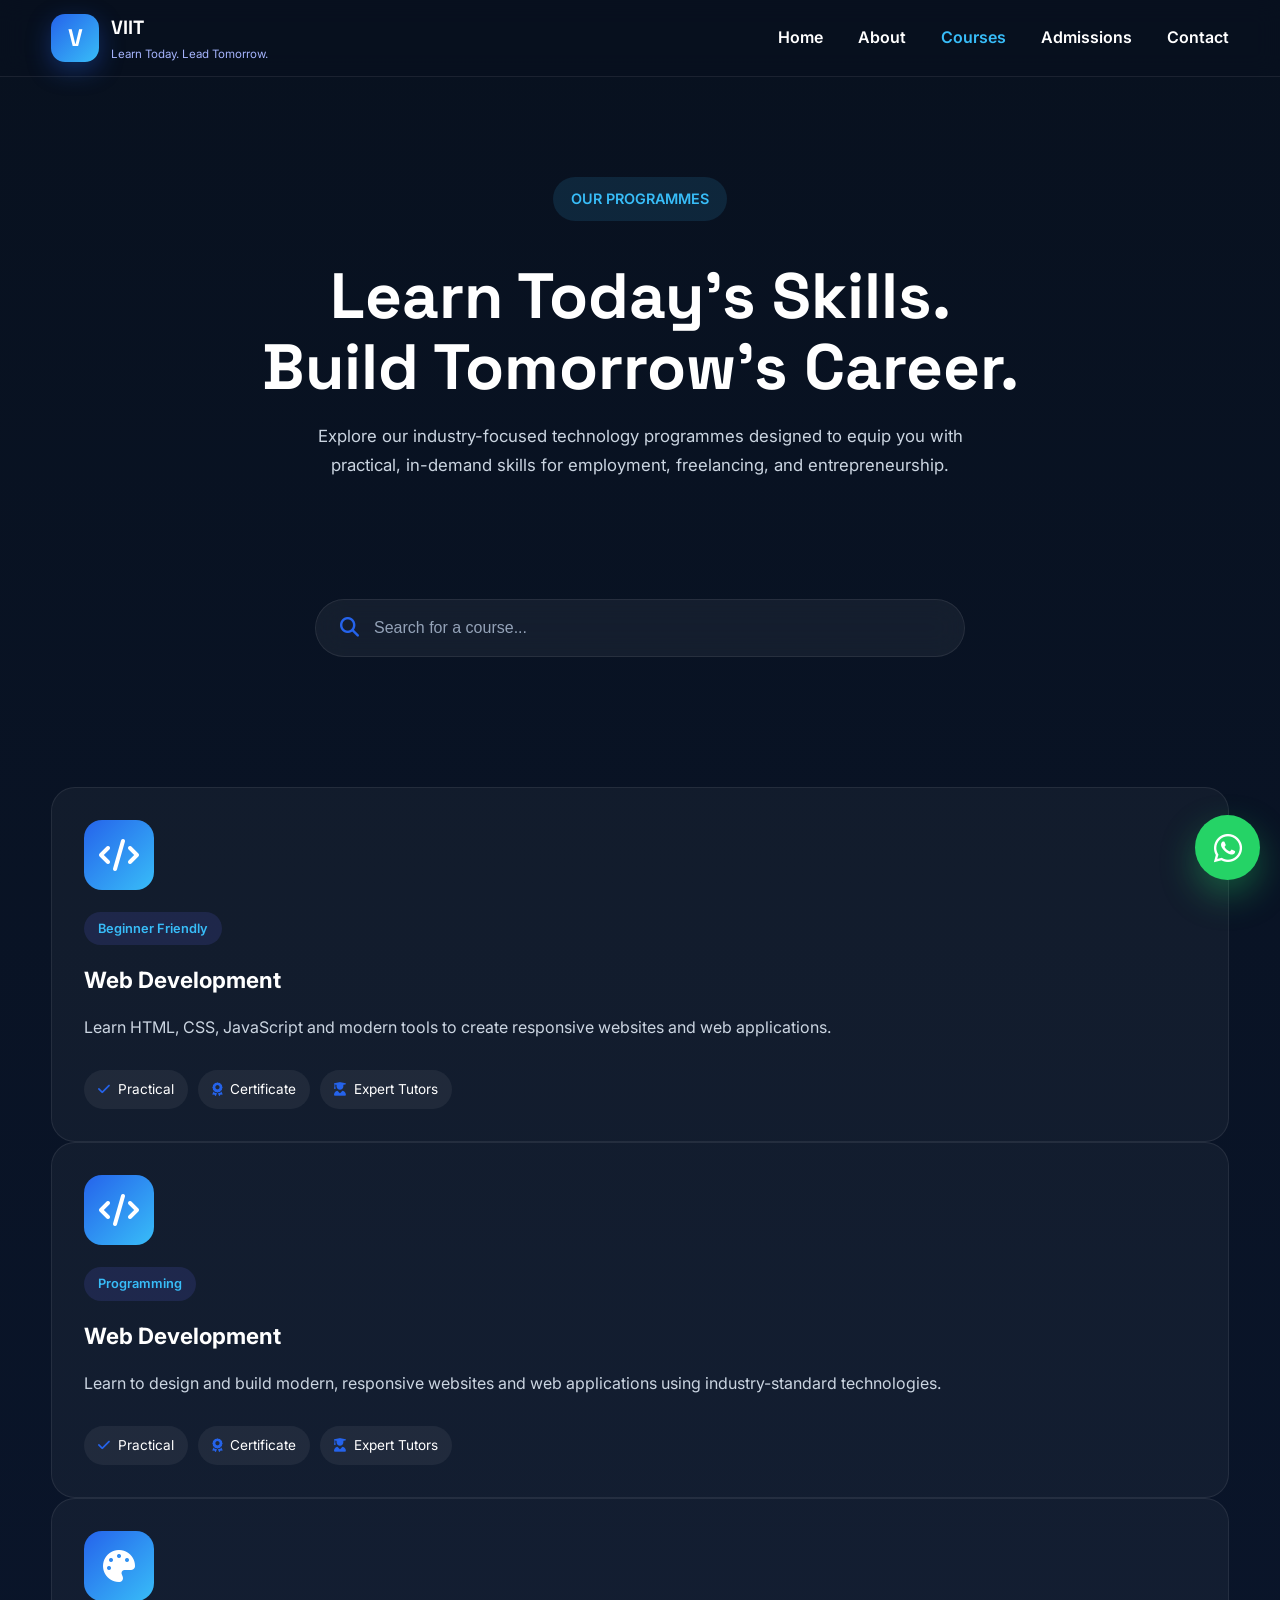
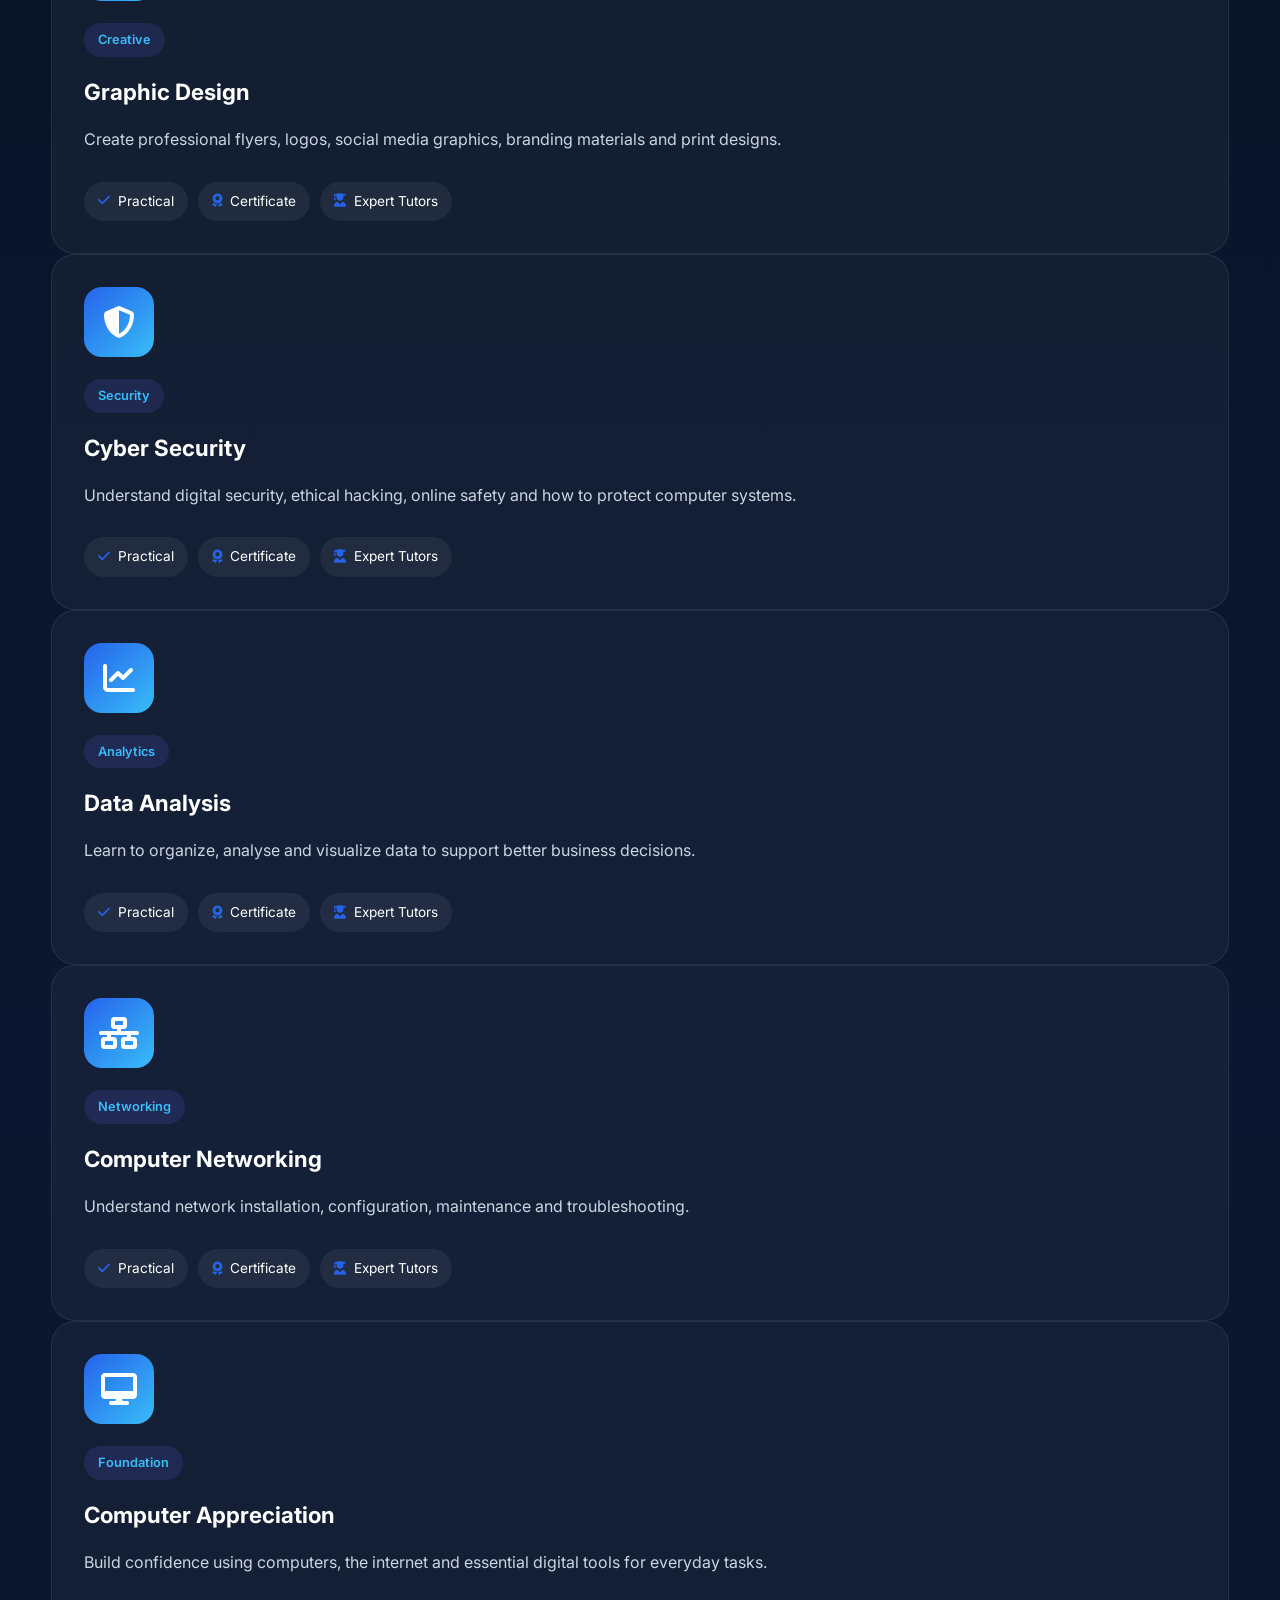
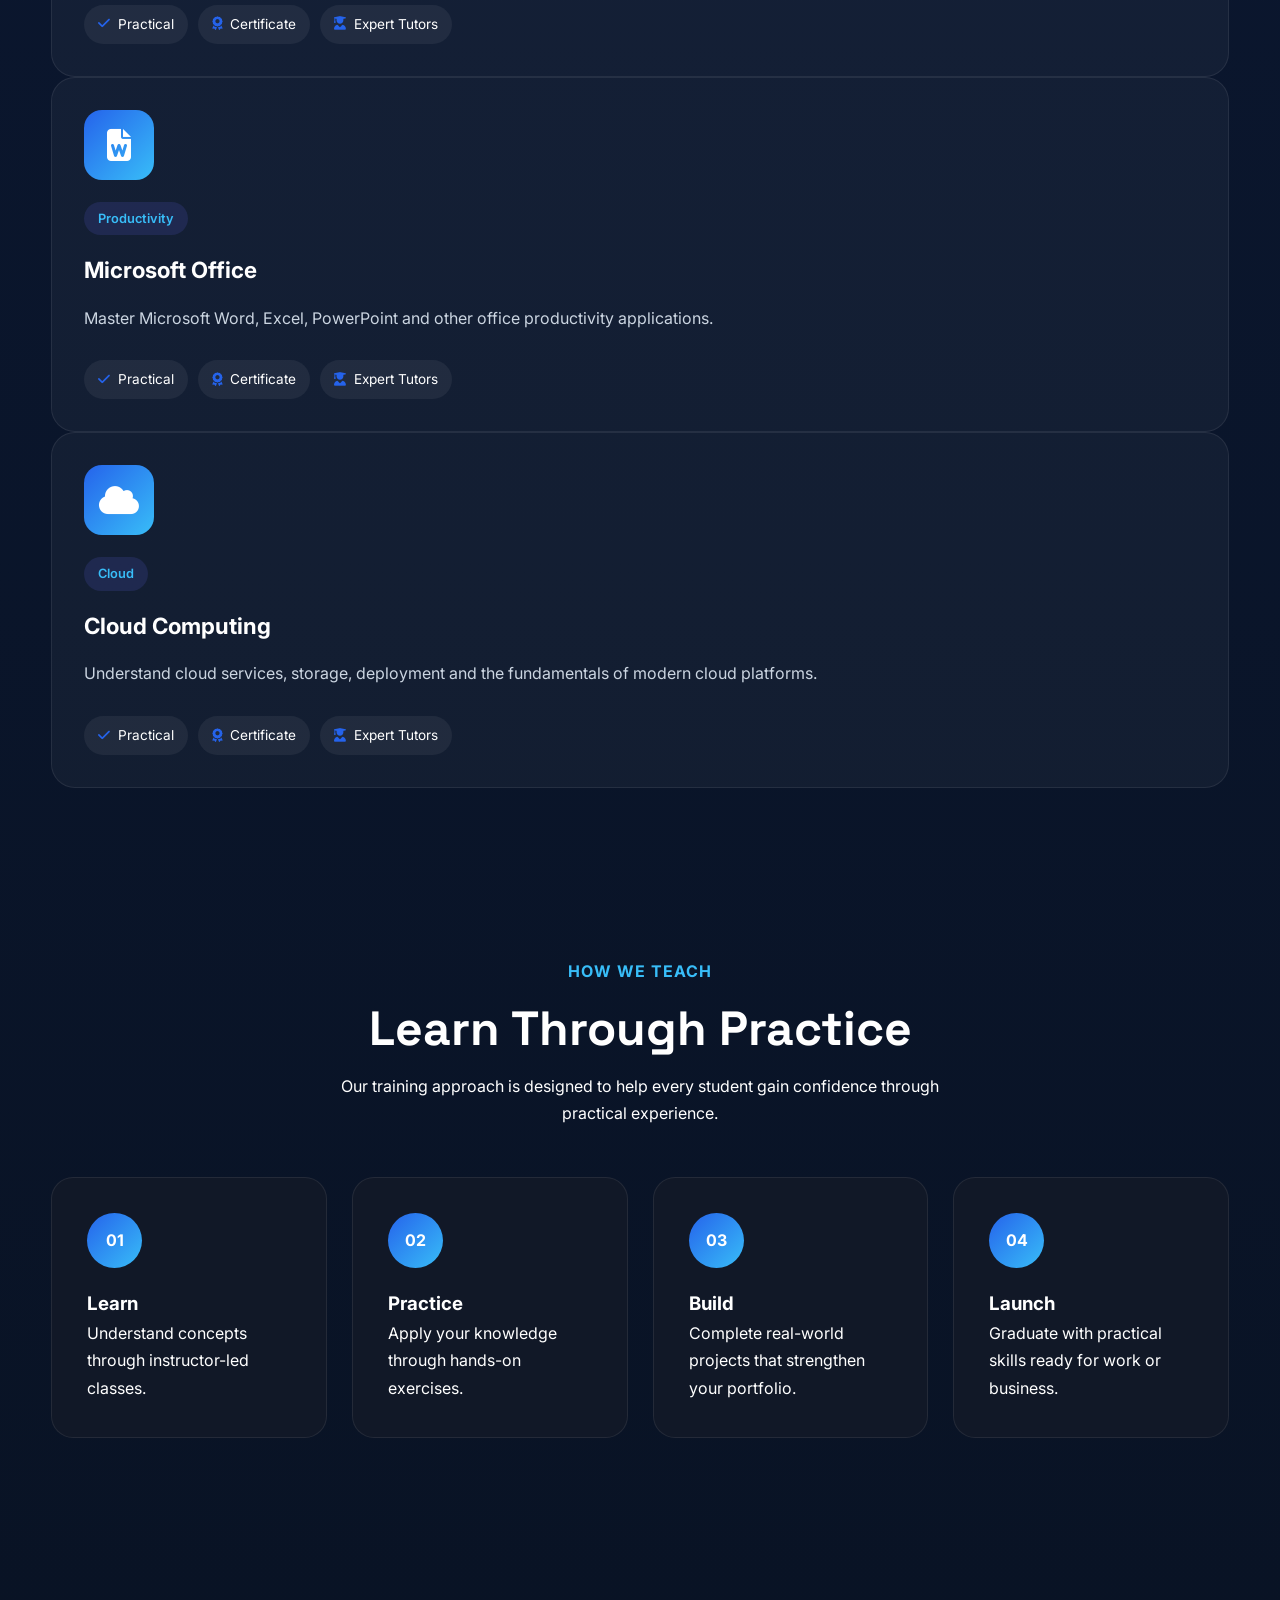
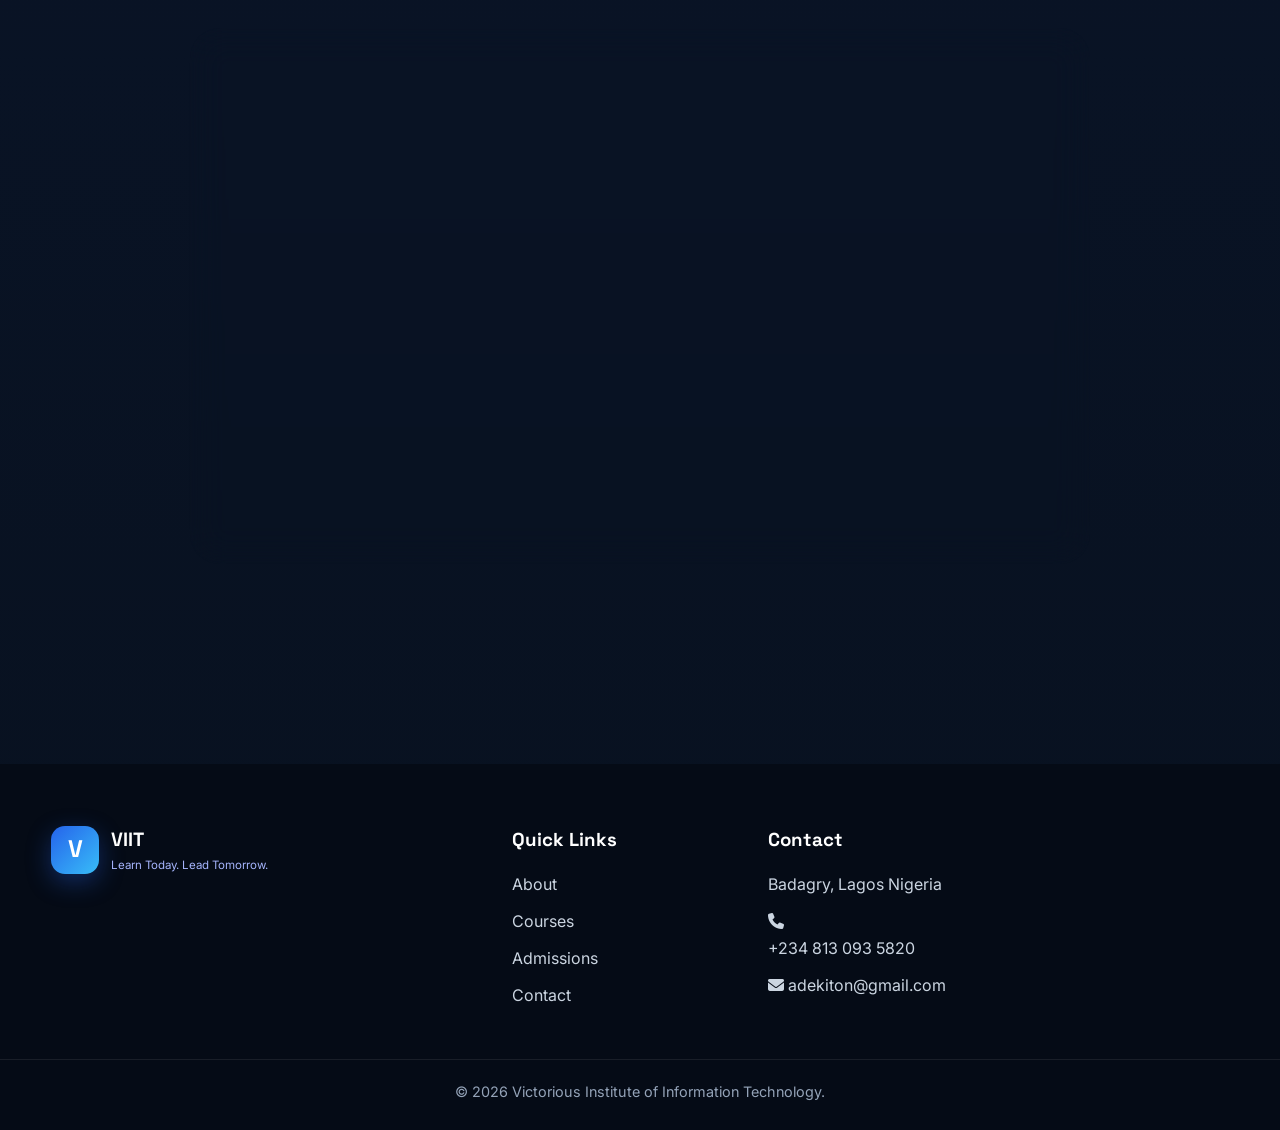
<file: courses.html>
<!DOCTYPE html>
<html lang="en">

<head>

<meta charset="UTF-8">

<meta name="viewport"
content="width=device-width, initial-scale=1.0">

<title>Courses VIIT</title>

<link rel="preconnect" href="https://fonts.googleapis.com">

<link rel="preconnect"
href="https://fonts.gstatic.com"
crossorigin>

<link href="https://fonts.googleapis.com/css2?family=Inter:wght@400;500;600;700;800&family=Space+Grotesk:wght@600;700&display=swap"
rel="stylesheet">


<link rel="stylesheet" href="https://cdnjs.cloudflare.com/ajax/libs/font-awesome/6.7.2/css/all.min.css">

<link rel="stylesheet"
href="css/style.css">

</head>

<body>
  
  
<!-- ==========================
HEADER
=========================== -->

<header>

    <div class="container navbar">

        <a href="index.html"
           class="logo">

            <div class="logo-icon">

                V

            </div>

            <div class="logo-text">

                <h2>VIIT</h2>

                <small>

                    Learn Today. Lead Tomorrow.

                </small>

            </div>

        </a>

        <nav>

           <ul class="nav-links">
    
   <li><a href="index.html">Home</a></li>

<li><a href="about.html">About</a></li>

<li><a class="active" href="courses.html">Courses</a></li>

<li><a href="admission.html">Admissions</a></li>

<li><a href="contact.html">Contact</a></li>
    
</ul>

        </nav>

        <button class="menu-btn">

            ☰

        </button>

    </div>

</header>



<!-- ==========================================
COURSES HERO
========================================== -->

<section class="page-hero courses-hero">
    
   
    
    <div class="container">
        
        <span class="hero-badge">
        
            OUR PROGRAMMES
            
        </span>
        
        <h1>
            
            Learn Today's Skills.<br>
            Build Tomorrow's Career.
            
        </h1>
        
        <p>
            
            Explore our industry-focused technology programmes designed to equip you with practical, in-demand skills for employment, freelancing, and entrepreneurship.
            
        </p>
        
    </div>
    
</section>
<!-- ==========================================
COURSE SEARCH
========================================== -->

<section class="course-search">

    <div class="container">

        <div class="search-box">

            <i class="fa-solid fa-magnifying-glass"></i>

            <input
                type="text"
                id="courseSearch"
                placeholder="Search for a course...">

        </div>

    </div>

</section>




<section class="courses">
    


<div class="container">

<div class="course-card">

    <div class="course-icon">

        <i class="fa-solid fa-code"></i>

    </div>

    <span class="course-tag">

        Beginner Friendly

    </span>

    <h3>

        Web Development

    </h3>

    <p>

        Learn HTML, CSS, JavaScript and modern tools to create responsive websites and web applications.

    </p>

   <div class="course-features">
    
    <span><i class="fa-solid fa-check"></i> Practical</span>
    
    <span><i class="fa-solid fa-award"></i> Certificate</span>
    
    <span><i class="fa-solid fa-user-graduate"></i> Expert Tutors</span>
    
</div>
    </a>

</div>

<div class="course-card reveal">
    
    <div class="course-icon">
        <i class="fa-solid fa-code"></i>
    </div>
    
    <span class="course-tag">Programming</span>
    
    <h3>Web Development</h3>
    
    <p>
        Learn to design and build modern, responsive websites and web applications using industry-standard technologies.
    </p>
    
   <div class="course-features">
    
    <span><i class="fa-solid fa-check"></i> Practical</span>
    
    <span><i class="fa-solid fa-award"></i> Certificate</span>
    
    <span><i class="fa-solid fa-user-graduate"></i> Expert Tutors</span>
    
</div>
    
</div>

<div class="course-card reveal">
    
    <div class="course-icon">
        <i class="fa-solid fa-palette"></i>
    </div>
    
    <span class="course-tag">Creative</span>
    
    <h3>Graphic Design</h3>
    
    <p>
        Create professional flyers, logos, social media graphics, branding materials and print designs.
    </p>
    
    <div class="course-features">
    
    <span><i class="fa-solid fa-check"></i> Practical</span>
    
    <span><i class="fa-solid fa-award"></i> Certificate</span>
    
    <span><i class="fa-solid fa-user-graduate"></i> Expert Tutors</span>
    
</div>
    
</div>

<div class="course-card reveal">
    
    <div class="course-icon">
        <i class="fa-solid fa-shield-halved"></i>
    </div>
    
    <span class="course-tag">Security</span>
    
    <h3>Cyber Security</h3>
    
    <p>
        Understand digital security, ethical hacking, online safety and how to protect computer systems.
    </p>
    
<div class="course-features">
    
    <span><i class="fa-solid fa-check"></i> Practical</span>
    
    <span><i class="fa-solid fa-award"></i> Certificate</span>
    
    <span><i class="fa-solid fa-user-graduate"></i> Expert Tutors</span>
    
</div>
    
</div>

<div class="course-card reveal">
    
    <div class="course-icon">
        <i class="fa-solid fa-chart-line"></i>
    </div>
    
    <span class="course-tag">Analytics</span>
    
    <h3>Data Analysis</h3>
    
    <p>
        Learn to organize, analyse and visualize data to support better business decisions.
    </p>
    
   <div class="course-features">
    
    <span><i class="fa-solid fa-check"></i> Practical</span>
    
    <span><i class="fa-solid fa-award"></i> Certificate</span>
    
    <span><i class="fa-solid fa-user-graduate"></i> Expert Tutors</span>
    
</div>
    
</div>

<div class="course-card reveal">
    
    <div class="course-icon">
        <i class="fa-solid fa-network-wired"></i>
    </div>
    
    <span class="course-tag">Networking</span>
    
    <h3>Computer Networking</h3>
    
    <p>
        Understand network installation, configuration, maintenance and troubleshooting.
    </p>
    
    <div class="course-features">
    
    <span><i class="fa-solid fa-check"></i> Practical</span>
    
    <span><i class="fa-solid fa-award"></i> Certificate</span>
    
    <span><i class="fa-solid fa-user-graduate"></i> Expert Tutors</span>
    
</div>
    
</div>

<div class="course-card reveal">
    
    <div class="course-icon">
        <i class="fa-solid fa-desktop"></i>
    </div>
    
    <span class="course-tag">Foundation</span>
    
    <h3>Computer Appreciation</h3>
    
    <p>
        Build confidence using computers, the internet and essential digital tools for everyday tasks.
    </p>
    
  <div class="course-features">
    
    <span><i class="fa-solid fa-check"></i> Practical</span>
    
    <span><i class="fa-solid fa-award"></i> Certificate</span>
    
    <span><i class="fa-solid fa-user-graduate"></i> Expert Tutors</span>
    
</div>
    
</div>

<div class="course-card reveal">
    
    <div class="course-icon">
        <i class="fa-solid fa-file-word"></i>
    </div>
    
    <span class="course-tag">Productivity</span>
    
    <h3>Microsoft Office</h3>
    
    <p>
        Master Microsoft Word, Excel, PowerPoint and other office productivity applications.
    </p>
    
    <div class="course-features">
    
    <span><i class="fa-solid fa-check"></i> Practical</span>
    
    <span><i class="fa-solid fa-award"></i> Certificate</span>
    
    <span><i class="fa-solid fa-user-graduate"></i> Expert Tutors</span>
    
</div>
    
</div>

<div class="course-card reveal">
    
    <div class="course-icon">
        <i class="fa-solid fa-cloud"></i>
    </div>
    
    <span class="course-tag">Cloud</span>
    
    <h3>Cloud Computing</h3>
    
    <p>
        Understand cloud services, storage, deployment and the fundamentals of modern cloud platforms.
    </p>
    
   <div class="course-features">
    
    <span><i class="fa-solid fa-check"></i> Practical</span>
    
    <span><i class="fa-solid fa-award"></i> Certificate</span>
    
    <span><i class="fa-solid fa-user-graduate"></i> Expert Tutors</span>
    
</div>
    
</div>


</section>

<!-- ==========================================
LEARNING PROCESS
========================================== -->

<section class="learning-process">
    
    
    
    <div class="container">
        
        <div class="section-heading">
            
            <span>HOW WE TEACH</span>
            
            <h2>
                
                Learn Through Practice
                
            </h2>
            
            <p>
                
                Our training approach is designed to help every student gain confidence through practical experience.
                
            </p>
            
        </div>
        
        <div class="process-grid">
            
            <div class="process-card">
                
                <div class="process-number">01</div>
                
                <h3>Learn</h3>
                
                <p>
                    
                    Understand concepts through instructor-led classes.
                    
                </p>
                
            </div>
            
            <div class="process-card">
                
                <div class="process-number">02</div>
                
                <h3>Practice</h3>
                
                <p>
                    
                    Apply your knowledge through hands-on exercises.
                    
                </p>
                
            </div>
            
            <div class="process-card">
                
                <div class="process-number">03</div>
                
                <h3>Build</h3>
                
                <p>
                    
                    Complete real-world projects that strengthen your portfolio.
                    
                </p>
                
            </div>
            
            <div class="process-card">
                
                <div class="process-number">04</div>
                
                <h3>Launch</h3>
                
                <p>
                    
                    Graduate with practical skills ready for work or business.
                    
                </p>
                
            </div>
            
        </div>
        
    </div>
    
</section>

<!-- ==========================================
CALL TO ACTION
========================================== -->

<section class="course-cta reveal">
    
    <div class="container">
        
        <div class="course-cta-card">
            
            <span class="hero-badge">
            
                START YOUR TECH JOURNEY
                
            </span>
            
            <h2>
                
                Your Future in Technology Starts Here.
                
            </h2>
            
            <p>
                
                Join VIIT and gain practical, industry-relevant skills through hands-on training, experienced instructors, and a supportive learning environment. Whether you're starting from scratch or building on existing knowledge, we're here to help you succeed.
                
            </p>
           <div class="cta-highlights">
    
    <span><i class="fa-solid fa-circle-check"></i> Practical Training</span>
    
    <span><i class="fa-solid fa-award"></i> Certificate of Completion</span>
    
    <span><i class="fa-solid fa-user-graduate"></i> Expert Instructors</span>
    
</div>
            <div class="hero-buttons">
                
                <a href="apply.html" class="btn btn-primary">
                
                    Apply Now
                    
                </a>
                
                <a href="contact.html" class="btn btn-secondary">
                
                    Talk to an Advisor
                    
                </a>
                
            </div>
            
        </div>
        
    </div>
    
</section>

<!-- ==========================
FOOTER
=========================== -->

<footer>
    
    <div class="container footer-grid">
        
        <div>
            
            <div class="logo">
                
                <div class="logo-icon">
                    
                    V
                    
                </div>
                
                <div class="logo-text">
                    
                    <h2>VIIT</h2>
                    
                    <small>
                    
                        Learn Today. Lead Tomorrow.
                        
                    </small>
                    
                </div>
                
            </div>
            
        </div>
        
        <div>
            
            <h3>
                
                Quick Links
                
            </h3>
            
            <a href="about.html">About</a>
            
            <a href="courses.html">Courses</a>
            
            <a href="admissions.html">Admissions</a>
            
            <a href="contact.html">Contact</a>
            
        </div>
        
        <div>
            
            <h3>
                
                Contact
                
            </h3>
            
            <p>Badagry, Lagos Nigeria</p>
            
           <p>
    
    <i class="fa-solid fa-phone"></i>
    
    <a href="tel:+2348130935820">
    
        +234 813 093 5820
        
    </a>
    
</p>
            
<p>
    
    <i class="fa-solid fa-envelope"></i>
    adekiton@gmail.com
    
</p>
            
        </div>
        
    </div>
    
    <div class="copyright">
        
        © 2026 Victorious Institute of Information Technology.
        
    </div>
    
</footer>

<!-- ==========================================
WHATSAPP FLOATING BUTTON
========================================== -->

<a href="https://wa.me/2348000000000"
   class="whatsapp-float"
   target="_blank"
   aria-label="Chat with us on WhatsApp">

    <i class="fa-brands fa-whatsapp"></i>

</a>

<script src="js/script.js"></script>



</body>

</html>
</file>
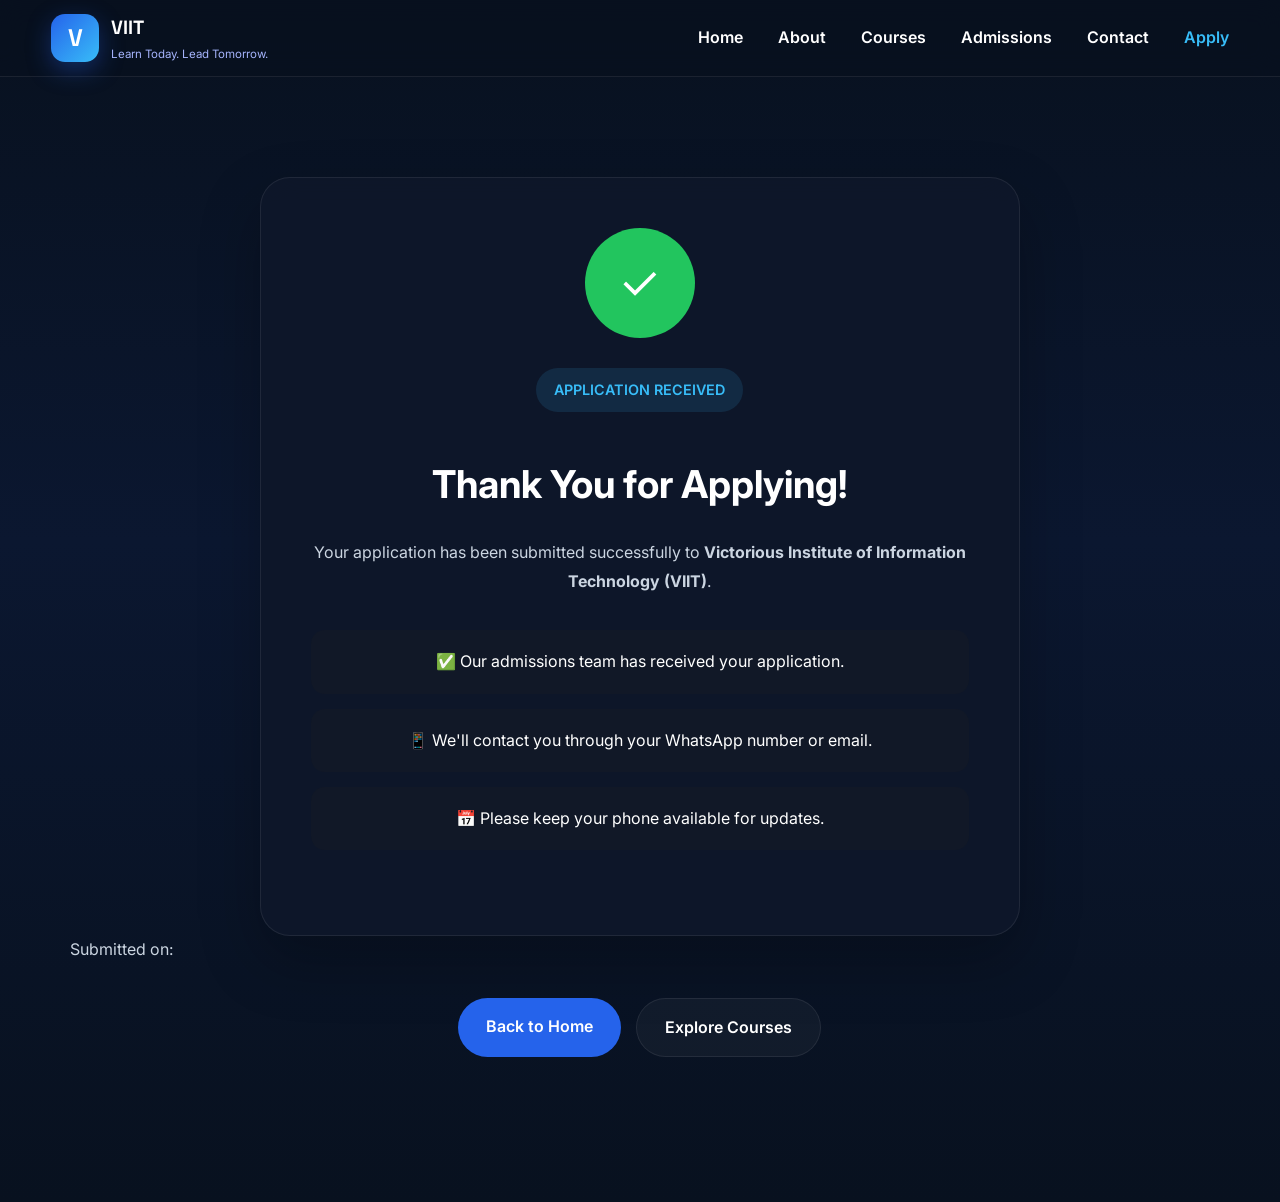
<file: success.html>
<!DOCTYPE html>
<html lang="en">

<head>

<meta charset="UTF-8">

<meta name="viewport"
content="width=device-width, initial-scale=1.0">

<title>Application Submitted | VIIT</title>

<link rel="preconnect" href="https://fonts.googleapis.com">

<link rel="preconnect"
href="https://fonts.gstatic.com"
crossorigin>

<link href="https://fonts.googleapis.com/css2?family=Inter:wght@400;500;600;700;800&family=Space+Grotesk:wght@600;700&display=swap"
rel="stylesheet">


<link rel="stylesheet" href="https://cdnjs.cloudflare.com/ajax/libs/font-awesome/6.7.2/css/all.min.css">
<link rel="stylesheet"
href="css/style.css">

</head>

<body>
  
<!-- ==========================
HEADER
=========================== -->

<header>

    <div class="container navbar">

        <a href="index.html"
           class="logo">

            <div class="logo-icon">

                V

            </div>

            <div class="logo-text">

                <h2>VIIT</h2>

                <small>

                    Learn Today. Lead Tomorrow.

                </small>

            </div>

        </a>

        <nav>
            
          <ul class="nav-links">
    
    <li><a href="index.html">Home</a></li>
    
    <li><a href="about.html">About</a></li>
    
    <li><a href="courses.html">Courses</a></li>
    
    <li><a href="admissions.html">Admissions</a></li>
    
    <li><a href="contact.html">Contact</a></li>
    
    <li><a class="active" href="apply.html">Apply</a></li>
    
</ul>



        </nav>

        <button class="menu-btn">

            ☰

        </button>

    </div>

</header>

<!-- ==========================================
APPLICATION SUCCESS
========================================== -->

<section class="success-page">
  
  <div class="container">
    
    <div class="success-card">
      
      <div class="success-icon">
        
        ✓
        
      </div>
      
      <span class="hero-badge">
      
        APPLICATION RECEIVED
        
      </span>
      
      <h1>
        
        Thank You for Applying!
        
      </h1>
      
      <p>
        
        Your application has been submitted successfully to
        <strong>Victorious Institute of Information Technology (VIIT)</strong>.
        
      </p>
      
      <div class="success-info">
        
        <div class="info-item">
          
          ✅ Our admissions team has received your application.
          
        </div>
        
        <div class="info-item">
          
          📱 We'll contact you through your WhatsApp number or email.
          
        </div>
        
        <div class="info-item">
          
          📅 Please keep your phone available for updates.
          
        </div>
        
      </div>
      
    
        
        
       
        
      </div>
      
      <div class="submission-time">
        
        Submitted on:
        
        <span id="submissionDate"></span>
        
      </div>
      
      <div class="hero-buttons">
        
        <a href="index.html" class="btn btn-primary">
        
          Back to Home
          
        </a>
        
        <a href="courses.html" class="btn btn-secondary">
        
          Explore Courses
          
        </a>
        
      </div>
      
    </div>
    
  </div>
  
</section>
</file>
<file: css/style.css>
/* ==========================================
VIIT WEBSITE
Mobile First Design System
========================================== */

/* Google Font Variables */

:root{

--primary:#2563EB;
--primary-dark:#1D4ED8;
--accent:#38BDF8;

--dark:#08111F;
--dark-card:#111827;
--text:#FFFFFF;
--muted:#CBD5E1;

--border:rgba(255,255,255,.08);

--radius:22px;

--shadow:0 20px 60px rgba(0,0,0,.25);

--transition:.35s ease;

}

/* ==========================
RESET
========================== */

*{

margin:0;
padding:0;
box-sizing:border-box;

}

html{

scroll-behavior:smooth;

}

body{

font-family:"Inter",sans-serif;

background:
linear-gradient(
180deg,
#08111F 0%,
#0B1730 45%,
#08111F 100%
);

color:var(--text);

overflow-x:hidden;

line-height:1.7;

}

img{

width:100%;
display:block;

}

a{

text-decoration:none;

color:inherit;

}

.container{

width:min(92%,1200px);

margin:auto;

}

/* ==========================
HEADER
========================== */

header{

position:sticky;

top:0;

z-index:1000;

background:rgba(8,17,31,.82);

backdrop-filter:blur(12px);

border-bottom:1px solid var(--border);

}

.navbar{

height:76px;

display:flex;

justify-content:space-between;

align-items:center;

}

.logo{

display:flex;

align-items:center;

gap:12px;

}

.logo-icon{

width:48px;

height:48px;

border-radius:14px;

background:linear-gradient(135deg,var(--primary),var(--accent));

display:flex;

justify-content:center;

align-items:center;

font-size:1.5rem;

font-family:"Space Grotesk",sans-serif;

font-weight:700;

box-shadow:0 8px 25px rgba(37,99,235,.35);

}

.logo-text h2{

font-family:"Space Grotesk";

font-size:1.2rem;

}

.logo-text small{

display:block;

font-size:.72rem;

color:#A5B4FC;

}

.nav-links{

display:none;

list-style:none;

gap:35px;

}

.nav-links a{

font-weight:600;

transition:var(--transition);

}

.nav-links a:hover,

.nav-links .active{

color:var(--accent);

}

.menu-btn{

background:none;

border:none;

font-size:1.8rem;

color:white;

cursor:pointer;

}

/* ==========================
HERO
========================== */

.hero{

padding:70px 0;

}

.hero-content{

text-align:center;

}

.hero-badge{

display:inline-block;

padding:10px 18px;

border-radius:50px;

background:rgba(56,189,248,.12);

color:var(--accent);

font-size:.9rem;

font-weight:600;

margin-bottom:20px;

}

.hero h1{

font-family:"Space Grotesk";

font-size:2.8rem;

line-height:1.1;

margin-bottom:20px;

}

.hero h1 span{

display:block;

color:var(--accent);

}

.hero p{

max-width:650px;

margin:0 auto 35px;

color:var(--muted);

}

.hero-buttons{

display:flex;

justify-content:center;

gap:15px;

flex-wrap:wrap;

margin-bottom:45px;

}

.btn{

padding:15px 28px;

border-radius:50px;

font-weight:600;

transition:var(--transition);

display:inline-block;

}

.btn-primary{

background:var(--primary);

color:white;

}

.btn-primary:hover{

background:var(--primary-dark);

transform:translateY(-3px);

}

.btn-secondary{

border:1px solid var(--border);

background:rgba(255,255,255,.04);

}

.btn-secondary:hover{

border-color:var(--accent);

}

/* ==========================
HERO IMAGE
========================== */

.hero-showcase{

position:relative;

border-radius:var(--radius);

overflow:hidden;

box-shadow:var(--shadow);

}

.hero-showcase img{

height:260px;

object-fit:cover;

filter:brightness(.78);

}

.hero-showcase::after{

content:"";

position:absolute;

inset:0;

background:linear-gradient(to top,
rgba(8,17,31,.65),
transparent);

}

.image-tag{

position:absolute;

left:20px;

bottom:20px;

z-index:2;

background:white;

color:#08111F;

padding:10px 16px;

border-radius:40px;

font-weight:600;

font-size:.9rem;

}

/* ==========================
TRUST BAR
========================== */

.trust-bar{

padding:45px 0;

}

.trust-grid{

display:grid;

grid-template-columns:repeat(2,1fr);

gap:15px;

}

.trust-item{

background:var(--dark-card);

padding:18px;

text-align:center;

border-radius:16px;

border:1px solid var(--border);

font-weight:600;

}

/* ==========================
CTA
========================== */

.cta{

padding:80px 0;

}

.cta-card{

background:linear-gradient(135deg,#2563EB,#1E40AF);

padding:45px 25px;

border-radius:26px;

text-align:center;

}

.cta-card h2{

font-family:"Space Grotesk";

font-size:2rem;

margin-bottom:18px;

}

.cta-card p{

max-width:600px;

margin:0 auto 30px;

}

/* ==========================
FOOTER
========================== */

footer{

background:#050B16;

padding:60px 0 25px;

margin-top: 100px;

}

.footer-grid{

display:grid;

gap:40px;

}

.footer-grid h3{

margin-bottom:15px;

font-family:"Space Grotesk";

}

.footer-grid a,

.footer-grid p{

display:block;

margin-bottom:10px;

color:var(--muted);

}

.copyright{

margin-top:40px;

padding-top:20px;

border-top:1px solid var(--border);

text-align:center;

font-size:.9rem;

color:#94A3B8;

}

/* ==========================
TABLET
========================== */

@media(min-width:768px){

.hero h1{

font-size:4rem;

}

.hero-showcase img{

height:420px;

}

.trust-grid{

grid-template-columns:repeat(4,1fr);

}

.footer-grid{

grid-template-columns:2fr 1fr 1fr;

}

}

/* ==========================
DESKTOP
========================== */

@media(min-width:1024px){

.nav-links{

display:flex;

}

.menu-btn{

display:none;

}

.hero{

padding:90px 0;

}

.hero-content{

max-width:760px;

margin:auto;

}

.hero-showcase{

margin-top:30px;

}

.hero-showcase img{

height:560px;

}

}

/* ==========================
MOBILE MENU
========================== */

.nav-links.show {
  
  display: flex;
  
  position: absolute;
  
  top: 76px;
  
  left: 0;
  
  width: 100%;
  
  background: #08111F;
  
  flex-direction: column;
  
  padding: 25px;
  
  gap: 20px;
  
  border-top: 1px solid rgba(255, 255, 255, .08);
  
  animation: slideDown .35s ease;
  
}

@keyframes slideDown {
  
  from {
    
    opacity: 0;
    
    transform: translateY(-20px);
    
  }
  
  to {
    
    opacity: 1;
    
    transform: translateY(0);
    
  }
  
}

/* ==========================
SCROLL ANIMATION
========================== */

.hidden-section {
  
  opacity: 0;
  
  transform: translateY(40px);
  
  transition: .8s ease;
  
}

.show-section {
  
  opacity: 1;
  
  transform: translateY(0);
  
}

/* ==========================
HOVER EFFECTS
========================== */

.trust-item,
.cta-card,
.hero-showcase {
  
  transition: .35s ease;
  
}

.trust-item:hover {
  
  transform: translateY(-6px);
  
  background: #172554;
  
}

.hero-showcase:hover {
  
  transform: scale(1.01);
  
}

.cta-card:hover {
  
  transform: translateY(-8px);
  
  box-shadow: 0 20px 50px rgba(37, 99, 235, .30);
  
}

/* ==========================
FEATURED COURSES
========================== */

.featured-courses {
  
  padding: 90px 0;
  
}

.section-heading {
  
  text-align: center;
  
  max-width: 700px;
  
  margin: auto;
  
  margin-bottom: 50px;
  
}

.section-heading span {
  
  color: var(--accent);
  
  font-weight: 700;
  
  letter-spacing: 1px;
  
}

.section-heading h2 {
  
  font-size: clamp(2rem, 4vw, 3rem);
  
  font-family: "Space Grotesk";
  
  line-height: 1.2;
  
  margin: 15px 0;
  
}

.section-heading p {
  
  max-width: 650px;
  
  margin: auto;
  
}

.course-preview-grid {
  
  display: grid;
  
  gap: 25px;
  
}

.preview-card {
  
  background: var(--dark-card);
  
  padding: 35px 25px;
  
  border-radius: 20px;
  
  border: 1px solid var(--border);
  
  transition: .35s;
  
}

.preview-card:hover {
  
  transform: translateY(-10px);
  
  border-color: #38BDF8;
  
  box-shadow:
  
    0 20px 40px rgba(56, 189, 248, .15);
  
}

.preview-icon {
  
  font-size: 2.2rem;
  
  margin-bottom: 20px;
  
}

.preview-card h3 {
  
  margin-bottom: 12px;
  
  font-family: "Space Grotesk";
  
}

.preview-card p {
  
  color: var(--muted);
  
}

.view-all {
  
  text-align: center;
  
  margin-top: 40px;
  
}

/* ==========================
STATISTICS
========================== */

.stats {
  
  padding: 90px 0;
  
  background: #0D1525;
  
}

.stats-grid {
  
  display: grid;
  
  grid-template-columns: repeat(2, 1fr);
  
  gap: 20px;
  
}

.stat-card {
  
  background: #111827;
  
  padding: 35px 20px;
  
  border-radius: 20px;
  
  text-align: center;
  
}

.stat-card h2 {
  
  font-size: 2.8rem;
  
  font-family: "Space Grotesk";
  
  color: var(--accent);
  
  margin-bottom: 10px;
  
}

.stat-card p {
  
  color: var(--muted);
  
}

@media(min-width:768px) {
  
  .course-preview-grid {
    
    grid-template-columns: repeat(3, 1fr);
    
  }
  
  .stats-grid {
    
    grid-template-columns: repeat(4, 1fr);
    
  }
  
}

.hero-image-info {
  
  position: absolute;
  
  left: 25px;
  
  bottom: 25px;
  
  z-index: 3;
  
  background: rgba(255, 255, 255, .95);
  
  color: #08111F;
  
  padding: 16px 22px;
  
  border-radius: 16px;
  
  backdrop-filter: blur(15px);
  
  box-shadow: 0 15px 30px rgba(0, 0, 0, .2);
  
}

.hero-image-info h4 {
  
  margin-bottom: 5px;
  
  font-family: "Space Grotesk";
  
}

.hero-image-info p {
  
  font-size: .85rem;
  
  color: #64748B;
  
}

.btn {
  
  position: relative;
  
  overflow: hidden;
  
}

.btn::before {
  
  content: "";
  
  position: absolute;
  
  left: -100%;
  
  top: 0;
  
  width: 100%;
  
  height: 100%;
  
  background: rgba(255, 255, 255, .15);
  
  transition: .6s;
  
}

.btn:hover::before {
  
  left: 100%;
  
}

/* ==========================================
ABOUT PAGE
========================================== */

/* About Hero */

.page-hero {
  
  padding: 100px 0 70px;
  
  text-align: center;
  
}

.page-hero h1 {
  
  font-family: "Space Grotesk", sans-serif;
  
  font-size: clamp(2.4rem, 5vw, 4.5rem);
  
  line-height: 1.1;
  
  margin: 20px auto;
  
  max-width: 800px;
  
}

.page-hero p {
  
  max-width: 700px;
  
  margin: auto;
  
  color: var(--muted);
  
  font-size: 1.05rem;
  
}

/* Story Section */

.about-story {
  
  padding: 80px 0;
  
}

.story-grid {
  
  display: grid;
  
  gap: 50px;
  
  align-items: center;
  
}

.story-grid img {
  
  width: 100%;
  
  border-radius: 24px;
  
  box-shadow: var(--shadow);
  
}

.section-heading-small {
  
  display: inline-block;
  
  color: var(--accent);
  
  font-weight: 700;
  
  letter-spacing: 2px;
  
  margin-bottom: 15px;
  
}

.story-grid h2 {
  
  font-family: "Space Grotesk";
  
  font-size: 2.3rem;
  
  margin-bottom: 20px;
  
}

.story-grid p {
  
  color: var(--muted);
  
  line-height: 1.9;
  
}

/* Mission */

.mission {
  
  padding: 40px 0 80px;
  
}

.mission-grid {
  
  display: grid;
  
  gap: 25px;
  
}

.mission-card {
  
  background: var(--dark-card);
  
  padding: 35px;
  
  border-radius: 22px;
  
  border: 1px solid var(--border);
  
  transition: .35s;
  
}

.mission-card:hover {
  
  transform: translateY(-8px);
  
  border-color: var(--accent);
  
}

.mission-card h3 {
  
  font-family: "Space Grotesk";
  
  margin-bottom: 18px;
  
  font-size: 1.4rem;
  
}

.mission-card p {
  
  color: var(--muted);
  
}

/* Values */

.values {
  
  padding: 80px 0;
  
}

.values-grid {
  
  display: grid;
  
  gap: 25px;
  
  margin-top: 45px;
  
}

.value-card {
  
  background: var(--dark-card);
  
  padding: 30px;
  
  border-radius: 20px;
  
  border: 1px solid var(--border);
  
  transition: .35s;
  
}

.value-card:hover {
  
  transform: translateY(-8px);
  
  border-color: var(--accent);
  
}

.value-card h3 {
  
  font-family: "Space Grotesk";
  
  margin-bottom: 15px;
  
}

.value-card p {
  
  color: var(--muted);
  
}

/* Environment */

.environment {
  
  padding: 80px 0;
  
}

.environment-card {
  
  background: var(--dark-card);
  
  padding: 35px;
  
  border-radius: 25px;
  
  text-align: center;
  
}

.environment-card h2 {
  
  font-family: "Space Grotesk";
  
  margin-bottom: 20px;
  
}

.environment-card p {
  
  max-width: 700px;
  
  margin: 0 auto 35px;
  
  color: var(--muted);
  
}

.environment-card img {
  
  border-radius: 20px;
  
  box-shadow: var(--shadow);
  
}

/* Tablet */

@media(min-width:768px) {
  
  .values-grid {
    
    grid-template-columns: repeat(2, 1fr);
    
  }
  
  .mission-grid {
    
    grid-template-columns: repeat(2, 1fr);
    
  }
  
}

/* Desktop */

@media(min-width:992px) {
  
  .story-grid {
    
    grid-template-columns: 1fr 1fr;
    
    gap: 70px;
    
  }
  
}

/* ==========================================
STUDENT JOURNEY
========================================== */

.journey{

padding:90px 0;

}

.journey-grid{

display:grid;

gap:25px;

margin-top:50px;

}

.journey-card{

position:relative;

background:var(--dark-card);

padding:35px 30px;

border-radius:22px;

border:1px solid var(--border);

transition:all .35s ease;

overflow:hidden;

}

.journey-card::before{

content:"";

position:absolute;

top:0;

left:0;

width:5px;

height:100%;

background:linear-gradient(
180deg,
var(--primary),
var(--accent)
);

}

.journey-card:hover{

transform:translateY(-8px);

border-color:var(--accent);

box-shadow:0 20px 45px rgba(37,99,235,.15);

}

.journey-number{

width:60px;

height:60px;

border-radius:50%;

display:flex;

align-items:center;

justify-content:center;

background:linear-gradient(
135deg,
var(--primary),
var(--accent)
);

font-family:"Space Grotesk";

font-size:1.2rem;

font-weight:700;

margin-bottom:20px;

}

.journey-card h3{

font-family:"Space Grotesk";

margin-bottom:15px;

font-size:1.35rem;

}

.journey-card p{

color:var(--muted);

line-height:1.8;

}

@media(min-width:768px){

.journey-grid{

grid-template-columns:repeat(2,1fr);

}

}

@media(min-width:1100px){

.journey-grid{

grid-template-columns:repeat(5,1fr);

}

}

/* ==========================================
COURSES PAGE
========================================== */

.course-categories {
  
  padding: 20px 0 50px;
  
  text-align: center;
  
}

.course-categories .container {
  
  display: flex;
  
  gap: 15px;
  
  justify-content: center;
  
  flex-wrap: wrap;
  
}

.category {
  
  padding: 12px 22px;
  
  border-radius: 50px;
  
  background: var(--dark-card);
  
  border: 1px solid var(--border);
  
  color: white;
  
  cursor: pointer;
  
  transition: .3s;
  
}

.category:hover,
.category.active {
  
  background: var(--primary);
  
}

.courses {
  
  padding: 80px 0;
  
}

.course-grid {
  
  display: grid;
  
  gap: 30px;
  
}

.course-card {
  
  transition:
    transform .4s,
    box-shadow .4s,
    opacity .8s,
    transform .8s;
  
}

.course-card:nth-child(1) {
  
  transition-delay: .1s;
  
}

.course-card:nth-child(2) {
  
  transition-delay: .2s;
  
}

.course-card:nth-child(3) {
  
  transition-delay: .3s;
  
}

.course-card:nth-child(4) {
  
  transition-delay: .4s;
  
}

.course-card:nth-child(5) {
  
  transition-delay: .5s;
  
}

.course-card:nth-child(6) {
  
  transition-delay: .6s;
  
}

.course-card:hover {
  
  transform: translateY(-10px);
  
  box-shadow: 0 20px 45px rgba(37, 99, 235, .15);
  
}

.course-card img {
  
  height: 220px;
  
  object-fit: cover;
  
}

.course-content {
  
  padding: 30px;
  
}

.duration {
  
  display: inline-block;
  
  padding: 8px 14px;
  
  border-radius: 30px;
  
  background: rgba(37, 99, 235, .15);
  
  color: var(--accent);
  
  font-size: .85rem;
  
  margin-bottom: 15px;
  
}

.course-content h3 {
  
  font-family: "Space Grotesk";
  
  margin-bottom: 15px;
  
}

.course-content p {
  
  color: var(--muted);
  
  margin-bottom: 25px;
  
}

.learning-process,
.training-benefits {
  
  padding: 90px 0;
  
}

.process-grid,
.benefits-grid {
  
  display: grid;
  
  gap: 25px;
  
  margin-top: 45px;
  
}

.process-card,
.benefit-card {
  
  background: var(--dark-card);
  
  padding: 35px;
  
  border-radius: 22px;
  
  border: 1px solid var(--border);
  
  transition: .35s;
  
}

.process-card:hover,
.benefit-card:hover {
  
  transform: translateY(-8px);
  
  border-color: var(--accent);
  
}

.process-number {
  
  width: 55px;
  
  height: 55px;
  
  border-radius: 50%;
  
  background: linear-gradient(135deg, var(--primary), var(--accent));
  
  display: flex;
  
  align-items: center;
  
  justify-content: center;
  
  font-weight: 700;
  
  margin-bottom: 20px;
  
}

@media(min-width:768px) {
  
  .course-grid {
    
    grid-template-columns: repeat(2, 1fr);
    
  }
  
  .process-grid {
    
    grid-template-columns: repeat(2, 1fr);
    
  }
  
  .benefits-grid {
    
    grid-template-columns: repeat(2, 1fr);
    
  }
  
}

@media(min-width:1100px) {
  
  .course-grid {
    
    grid-template-columns: repeat(3, 1fr);
    
  }
  
  .process-grid {
    
    grid-template-columns: repeat(4, 1fr);
    
  }
  
  .benefits-grid {
    
    grid-template-columns: repeat(4, 1fr);
    
  }
  
}



/* ==========================================
ADMISSIONS PAGE
========================================== */

.admission-process,
.requirements,


.requirements-grid {
  
  display: grid;
  
  gap: 20px;
  
  margin-top: 45px;
  
}

.requirement-card {
  
  background: var(--dark-card);
  
  padding: 28px;
  
  border-radius: 18px;
  
  border: 1px solid var(--border);
  
  font-weight: 600;
  
  transition: .35s;
  
}

.requirement-card:hover {
  
  transform: translateY(-6px);
  
  border-color: var(--accent);
  
}


@media(min-width:768px) {
  
  .requirements-grid {
    
    grid-template-columns: repeat(2, 1fr);
    
  }
  
}

/* ==========================================
PREMIUM FAQ
========================================== */

.faq {
  
  padding: 90px 0;
  
}

.faq-container {
  
  max-width: 900px;
  
  margin: 60px auto 0;
  
  display: flex;
  
  flex-direction: column;
  
  gap: 18px;
  
}

.faq-item {
  
  background: var(--dark-card);
  
  border: 1px solid var(--border);
  
  border-radius: 18px;
  
  overflow: hidden;
  
  transition: .35s;
  
}

.faq-item:hover {
  
  border-color: var(--accent);
  
}

.faq-question {
  
  width: 100%;
  
  background: none;
  
  border: none;
  
  color: white;
  
  padding: 24px;
  
  display: flex;
  
  justify-content: space-between;
  
  align-items: center;
  
  cursor: pointer;
  
  font-size: 1rem;
  
  font-weight: 600;
  
  text-align: left;
  
}

.faq-question span:first-child {
  
  max-width: 85%;
  
}

.faq-icon {
  
  font-size: 1.5rem;
  
  font-weight: 700;
  
  color: var(--accent);
  
  transition: .3s;
  
}

.faq-answer {
  
  max-height: 0;
  
  overflow: hidden;
  
  transition: max-height .4s ease;
  
}

.faq-answer p {
  
  padding: 0 24px 24px;
  
  color: var(--muted);
  
  line-height: 1.8;
  
}

.faq-item.active .faq-answer {
  
  max-height: 220px;
  
}

.faq-item.active .faq-icon {
  
  transform: rotate(180deg);
  
}

/* ==========================================
CONTACT PAGE
========================================== */

.contact-page {
  
  padding: 90px 0;
  
}

.contact-grid {
  
  display: grid;
  
  gap: 40px;
  
}

.contact-form,
.contact-info {
  
  background: var(--dark-card);
  
  padding: 35px;
  
  border-radius: 24px;
  
  border: 1px solid var(--border);
  
}

.contact-form h2,
.contact-info h2 {
  
  margin-bottom: 25px;
  
  font-family: "Space Grotesk";
  
}

.contact-form form {
  
  display: flex;
  
  flex-direction: column;
  
  gap: 18px;
  
}

.contact-form input,
.contact-form textarea,
.contact-form select {
  
  padding: 16px;
  
  background: #0F172A;
  
  border: 1px solid var(--border);
  
  border-radius: 14px;
  
  color: white;
  
  font-size: 1rem;
  
}

.contact-form input:focus,
.contact-form textarea:focus,
.contact-form select:focus {
  
  outline: none;
  
  border-color: var(--accent);
  
}

.info-card {
  
  padding: 18px 0;
  
  border-bottom: 1px solid rgba(255, 255, 255, .08);
  
}

.info-card:last-child {
  
  border-bottom: none;
  
}

.info-card h3 {
  
  margin-bottom: 8px;
  
  font-family: "Space Grotesk";
  
}

.info-card p {
  
  color: var(--muted);
  
  line-height: 1.7;
  
}

.map {
  
  padding: 0 0 90px;
  
}

.map-card {
  
  overflow: hidden;
  
  border-radius: 24px;
  
  box-shadow: var(--shadow);
  
}

.map iframe {
  
  width: 100%;
  
  height: 420px;
  
  border: 0;
  
}

@media(min-width:992px) {
  
  .contact-grid {
    
    grid-template-columns: 1.2fr .8fr;
    
  }
  
}

/* ==========================================
WHATSAPP FLOAT BUTTON
========================================== */

.whatsapp-float{

position:fixed;

right:20px;

bottom:20px;

width:65px;

height:65px;

border-radius:50%;

display:flex;

align-items:center;

justify-content:center;

font-size:2rem;

text-decoration:none;

background:#25D366;

color:#fff;

box-shadow:0 15px 35px rgba(37,211,102,.35);

z-index:999;

transition:.35s ease;

animation:floatWhatsapp 2.5s ease-in-out infinite;

}

.whatsapp-float:hover{

transform:translateY(-6px) scale(1.08);

}

@keyframes floatWhatsapp{

0%,100%{

transform:translateY(0);

}

50%{

transform:translateY(-8px);

}

}
.whatsapp-float i {
  
  color: #fff;
  
}

/* ==========================================
APPLICATION PAGE
========================================== */

.application {
  
  padding: 90px 0;
  
}

.application-form {
  
  max-width: 900px;
  
  margin: auto;
  
  background: var(--dark-card);
  
  padding: 40px;
  
  border-radius: 25px;
  
  border: 1px solid var(--border);
  
}

.application-form h2 {
  
  margin: 35px 0 20px;
  
  font-family: "Space Grotesk";
  
}

.application-form h2:first-child {
  
  margin-top: 0;
  
}

.form-grid {
  
  display: grid;
  
  gap: 20px;
  
}

.application-form input,
.application-form select,
.application-form textarea {
  
  width: 100%;
  
  padding: 16px;
  
  background: #0F172A;
  
  border: 1px solid var(--border);
  
  border-radius: 14px;
  
  color: white;
  
  font-size: 1rem;
  
}

.application-form input:focus,
.application-form select:focus,
.application-form textarea:focus {
  
  outline: none;
  
  border-color: var(--accent);
  
}

.upload-box {
  
  display: block;
  
  padding: 35px;
  
  border: 2px dashed var(--accent);
  
  border-radius: 18px;
  
  text-align: center;
  
  cursor: pointer;
  
  transition: .3s;
  
}

.upload-box:hover {
  
  background: rgba(37, 99, 235, .08);
  
}

.upload-box input {
  
  display: none;
  
}

.upload-box span {
  
  font-weight: 600;
  
}

.terms {
  
  margin: 30px 0;
  
}

.terms label {
  
  display: flex;
  
  align-items: flex-start;
  
  gap: 12px;
  
  line-height: 1.6;
  
}

.terms input {
  
  width: auto;
  
  margin-top: 4px;
  
}

@media(min-width:768px) {
  
  .form-grid {
    
    grid-template-columns: repeat(2, 1fr);
    
  }
  
}

#submitBtn:disabled {
  
  opacity: .55;
  
  cursor: not-allowed;
  
  filter: grayscale(.3);
  
}
/* ==========================
SMART VALIDATION
========================== */

.input-group {
  
  display: flex;
  
  flex-direction: column;
  
  gap: 8px;
  
}

.error-message {
  
  font-size: .85rem;
  
  min-height: 18px;
  
  font-weight: 500;
  
  transition: .3s;
  
}

.valid {
  
  border-color: #22C55E !important;
  
}

.invalid {
  
  border-color: #EF4444 !important;
  
}

/* ==========================
PASSPORT PREVIEW
========================== */

#passport-preview {
  
  display: none;
  
  width: 120px;
  
  height: 120px;
  
  border-radius: 50%;
  
  object-fit: cover;
  
  margin: 0 auto 20px;
  
  border: 4px solid var(--primary);
  
  box-shadow: 0 10px 25px rgba(37, 99, 235, .25);
  
}

/* ==========================================
APPLICATION PAGE
========================================== */

.application{

padding:90px 0;

}

.application-form{

max-width:1000px;

margin:auto;

padding:40px;

background:rgba(15,23,42,.92);

backdrop-filter:blur(18px);

border:1px solid rgba(255,255,255,.08);

border-radius:28px;

box-shadow:0 25px 60px rgba(0,0,0,.25);

}

.application-form h2{

margin:45px 0 22px;

font-size:1.45rem;

font-family:"Space Grotesk",sans-serif;

color:#fff;

position:relative;

padding-left:18px;

}

.application-form h2::before{

content:"";

position:absolute;

left:0;

top:4px;

width:5px;

height:30px;

background:linear-gradient(180deg,var(--primary),var(--accent));

border-radius:20px;

}

.application-form h2:first-child{

margin-top:0;

}

/* ==========================
GRID
========================== */

.form-grid{

display:grid;

grid-template-columns:1fr;

gap:22px;

margin-bottom:18px;

}

@media(min-width:768px){

.form-grid{

grid-template-columns:repeat(2,1fr);

}

}

/* ==========================
INPUT GROUP
========================== */

.input-group{

display:flex;

flex-direction:column;

gap:8px;

}

.input-group input,
.input-group textarea,
.input-group select{

width:100%;

padding:17px 18px;

background:#111827;

border:1px solid rgba(255,255,255,.08);

border-radius:16px;

color:#fff;

font-size:1rem;

transition:.35s;

}

.input-group input::placeholder,
.input-group textarea::placeholder{

color:#94A3B8;

}

.input-group input:focus,
.input-group textarea:focus,
.input-group select:focus{

outline:none;

border-color:var(--primary);

box-shadow:0 0 0 4px rgba(99,102,241,.15);

transform:translateY(-2px);

}

/* ==========================
VALIDATION
========================== */

.valid{

border-color:#22C55E!important;

}

.invalid{

border-color:#EF4444!important;

}

.error-message{

min-height:18px;

font-size:.85rem;

font-weight:500;

transition:.3s;

}

/* ==========================
UPLOAD BOX
========================== */

.upload-box{

display:flex;

flex-direction:column;

align-items:center;

justify-content:center;

gap:18px;

padding:45px 25px;

margin-top:15px;

border:2px dashed var(--primary);

border-radius:22px;

background:rgba(255,255,255,.02);

cursor:pointer;

transition:.35s;

text-align:center;

}

.upload-box:hover{

border-color:var(--accent);

background:rgba(99,102,241,.08);

}

.upload-box input{

display:none;

}

.upload-box span{

font-weight:600;

color:#CBD5E1;

}

/* ==========================
PASSPORT PREVIEW
========================== */

#passport-preview{

display:none;

width:130px;

height:130px;

border-radius:50%;

object-fit:cover;

border:4px solid var(--primary);

box-shadow:0 15px 35px rgba(99,102,241,.25);

}

/* ==========================
TEXTAREA
========================== */

textarea{

resize:vertical;

min-height:150px;

}

/* ==========================
TERMS
========================== */

.terms{

margin:35px 0;

padding:22px;

background:#111827;

border:1px solid rgba(255,255,255,.08);

border-radius:18px;

}

.terms label{

display:flex;

align-items:flex-start;

gap:12px;

line-height:1.7;

color:#CBD5E1;

cursor:pointer;

}

.terms input{

margin-top:4px;

width:18px;

height:18px;

accent-color:var(--primary);

}

/* ==========================
BUTTON
========================== */

#submitBtn{

width:100%;

padding:18px;

font-size:1rem;

border-radius:16px;

}

#submitBtn:disabled{

opacity:.55;

cursor:not-allowed;

filter:grayscale(.3);

}

/* ==========================
PAGE BACKGROUND
========================== */

.application{

background:

radial-gradient(circle at top right,
rgba(99,102,241,.12),
transparent 35%),

radial-gradient(circle at bottom left,
rgba(168,85,247,.12),
transparent 30%);

}

.valid {
  
  border-color: #22C55E !important;
  
  box-shadow: 0 0 0 4px rgba(34, 197, 94, .12);
  
}

.invalid {
  
  border-color: #EF4444 !important;
  
  box-shadow: 0 0 0 4px rgba(239, 68, 68, .12);
  
}

/* ==========================================
SUCCESS PAGE
========================================== */

.success-page {
  
  padding: 100px 20px;
  
  min-height: 80vh;
  
  display: flex;
  
  align-items: center;
  
  justify-content: center;
  
}

.success-card {
  
  max-width: 760px;
  
  margin: auto;
  
  padding: 50px;
  
  text-align: center;
  
  background: rgba(15, 23, 42, .92);
  
  backdrop-filter: blur(18px);
  
  border-radius: 30px;
  
  border: 1px solid rgba(255, 255, 255, .08);
  
  box-shadow: 0 25px 60px rgba(0, 0, 0, .25);
  
}

.success-icon {
  
  width: 110px;
  
  height: 110px;
  
  margin: 0 auto 30px;
  
  border-radius: 50%;
  
  background: #22C55E;
  
  display: flex;
  
  align-items: center;
  
  justify-content: center;
  
  font-size: 3rem;
  
  color: white;
  
  animation: pop .7s ease;
  
}

@keyframes pop {
  
  0% {
    
    transform: scale(0);
    
  }
  
  70% {
    
    transform: scale(1.15);
    
  }
  
  100% {
    
    transform: scale(1);
    
  }
  
}

.success-card h1 {
  
  margin: 20px 0;
  
  font-size: 2.4rem;
  
}

.success-card p {
  
  color: var(--muted);
  
  line-height: 1.8;
  
}

.success-info {
  
  margin: 35px 0;
  
  display: grid;
  
  gap: 15px;
  
}

.info-item {
  
  padding: 18px;
  
  background: #111827;
  
  border-radius: 14px;
  
}

.reference-box {
  
  margin: 35px 0;
  
  padding: 25px;
  
  border: 2px dashed var(--primary);
  
  border-radius: 18px;
  
}

.reference-box p {
  
  font-size: 1.4rem;
  
  font-weight: 700;
  
  letter-spacing: 2px;
  
  color: var(--accent);
  
}

.submission-time {
  
  margin-bottom: 35px;
  
  color: var(--muted);
  
}

/* ==========================
COURSE CARD
========================== */

.course-card{

background:rgba(255,255,255,.04);

border:1px solid rgba(255,255,255,.08);

border-radius:24px;

padding:32px;

transition:.4s;

position:relative;

overflow:hidden;

}

.course-card::before{

content:"";

position:absolute;

top:0;

left:0;

width:100%;

height:4px;

background:linear-gradient(
90deg,
var(--primary),
var(--accent)
);

transform:scaleX(0);

transition:.4s;

}

.course-card:hover::before{

transform:scaleX(1);

}

.course-card:hover{

transform:translateY(-12px);

box-shadow:0 25px 60px rgba(0,0,0,.2);

}

.course-icon{

width:70px;

height:70px;

border-radius:18px;

display:flex;

align-items:center;

justify-content:center;

font-size:2rem;

background:linear-gradient(
135deg,
var(--primary),
var(--accent)
);

color:white;

margin-bottom:22px;

}

.course-tag{

display:inline-block;

padding:6px 14px;

background:rgba(99,102,241,.15);

border-radius:30px;

font-size:.8rem;

font-weight:600;

margin-bottom:16px;

color:var(--accent);

}

.course-card h3{

margin-bottom:14px;

font-size:1.4rem;

}

.course-card p{

color:var(--muted);

line-height:1.8;

margin-bottom:28px;

}

.course-link{

display:inline-flex;

align-items:center;

gap:10px;

text-decoration:none;

font-weight:700;

color:var(--primary);

transition:.3s;

}

.course-link:hover{

gap:16px;

}

/* ==========================================
COURSE SEARCH
========================================== */

.course-search {
  
  padding: 50px 0;
  
}

.search-box {
  
  max-width: 650px;
  
  margin: auto;
  
  display: flex;
  
  align-items: center;
  
  gap: 15px;
  
  padding: 18px 24px;
  
  background: rgba(255, 255, 255, .05);
  
  border: 1px solid rgba(255, 255, 255, .08);
  
  border-radius: 60px;
  
  backdrop-filter: blur(15px);
  
  transition: .35s;
  
}

.search-box:focus-within {
  
  border-color: var(--primary);
  
  box-shadow: 0 0 25px rgba(99, 102, 241, .18);
  
}

.search-box i {
  
  color: var(--primary);
  
  font-size: 1.2rem;
  
}

.search-box input {
  
  flex: 1;
  
  background: none;
  
  border: none;
  
  outline: none;
  
  color: #fff;
  
  font-size: 1rem;
  
}

.search-box input::placeholder {
  
  color: #94A3B8;
  
}

/* ==========================================
SCROLL REVEAL
========================================== */

.reveal {
  
  opacity: 0;
  
  transform: translateY(60px);
  
  transition:
    opacity .8s ease,
    transform .8s ease;
  
}

.reveal.active {
  
  opacity: 1;
  
  transform: translateY(0);
  
}

.course-features {
  
  display: flex;
  
  flex-wrap: wrap;
  
  gap: 10px;
  
  margin-top: 24px;
  
}

.course-features span {
  
  padding: 8px 14px;
  
  background: rgba(255, 255, 255, .06);
  
  border-radius: 30px;
  
  font-size: .85rem;
  
  display: flex;
  
  align-items: center;
  
  gap: 8px;
  
}

.course-features i {
  
  color: var(--primary);
  
}

/* ==========================================
COURSE CTA
========================================== */

.course-cta{

padding:100px 0;

}

.course-cta-card{

max-width:900px;

margin:auto;

padding:60px 40px;

text-align:center;

background:
linear-gradient(
135deg,
rgba(59,130,246,.12),
rgba(139,92,246,.12)
);

border:1px solid rgba(255,255,255,.08);

border-radius:30px;

backdrop-filter:blur(18px);

box-shadow:0 25px 60px rgba(0,0,0,.2);

}

.course-cta-card h2{

font-size:2.5rem;

margin:20px 0;

line-height:1.3;

}

.course-cta-card p{

max-width:700px;

margin:0 auto 35px;

color:var(--muted);

line-height:1.9;

}

.course-cta .hero-buttons{

justify-content:center;

flex-wrap:wrap;

gap:18px;

}

@media(max-width:768px){

.course-cta{

padding:70px 0;

}

.course-cta-card{

padding:40px 25px;

}

.course-cta-card h2{

font-size:2rem;

}

}

/*==========================================
FOOTER
==========================================*/

.footer{

padding:90px 0 35px;

margin-top:100px;

background:linear-gradient(
180deg,
#08111f,
#040914
);

border-top:1px solid rgba(255,255,255,.08);

}

.footer-grid{

display:grid;

grid-template-columns:2fr 1fr 1fr 1fr;

gap:50px;

}

.footer-logo{

width:70px;

height:70px;

border-radius:18px;

display:flex;

align-items:center;

justify-content:center;

font-size:2rem;

font-weight:700;

background:linear-gradient(
135deg,
var(--primary),
var(--accent)
);

color:white;

margin-bottom:20px;

}

.footer-brand h3{

font-size:2rem;

margin-bottom:8px;

}

.footer-tagline{

color:var(--primary);

font-weight:600;

margin-bottom:18px;

}

.footer h4{

margin-bottom:18px;

}

.footer ul{

list-style:none;

padding:0;

}

.footer li{

margin-bottom:14px;

color:var(--muted);

}

.footer a{

color:inherit;

text-decoration:none;

transition:.3s;

}

.footer a:hover{

color:var(--primary);

padding-left:5px;

}

.footer-social{

display:flex;

justify-content:center;

gap:18px;

margin:55px 0 30px;

}

.footer-social a{

width:48px;

height:48px;

border-radius:50%;

display:flex;

align-items:center;

justify-content:center;

background:rgba(255,255,255,.06);

font-size:1.2rem;

transition:.3s;

}

.footer-social a:hover{

background:var(--primary);

transform:translateY(-5px);

}

.footer-bottom{

text-align:center;

padding-top:25px;

border-top:1px solid rgba(255,255,255,.08);

color:var(--muted);

font-size:.95rem;

}

@media(max-width:900px){

.footer-grid{

grid-template-columns:1fr;

gap:40px;

}

.footer{

text-align:center;

}

.footer-logo{

margin:0 auto 20px;

}

.footer-social{

justify-content:center;

}

}

.stats {
  
  padding: 80px 0;
  
}

.stats-grid {
  
  display: grid;
  
  grid-template-columns: repeat(auto-fit, minmax(180px, 1fr));
  
  gap: 20px;
  
}

.stat-card {
  
  padding: 30px 20px;
  
  text-align: center;
  
  background: rgba(255, 255, 255, .04);
  
  border: 1px solid rgba(255, 255, 255, .08);
  
  border-radius: 20px;
  
  transition: .35s;
  
}

.stat-card:hover {
  
  transform: translateY(-8px);
  
}

.counter {
  
  font-size: 3rem;
  
  font-weight: 700;
  
  background: linear-gradient(135deg, var(--primary), var(--accent));
  
  -webkit-background-clip: text;
  
  -webkit-text-fill-color: transparent;
  
  margin-bottom: 10px;
  
}

/* CONTACT SUCCESS */

.success-list {
  
  margin: 35px 0;
  
  display: grid;
  
  gap: 18px;
  
}

.success-list div {
  
  padding: 18px;
  
  background: rgba(255, 255, 255, .05);
  
  border-radius: 16px;
  
  display: flex;
  
  align-items: center;
  
  gap: 15px;
  
}

.success-list i {
  
  color: var(--primary);
  
  font-size: 1.1rem;
  
}
</file>
